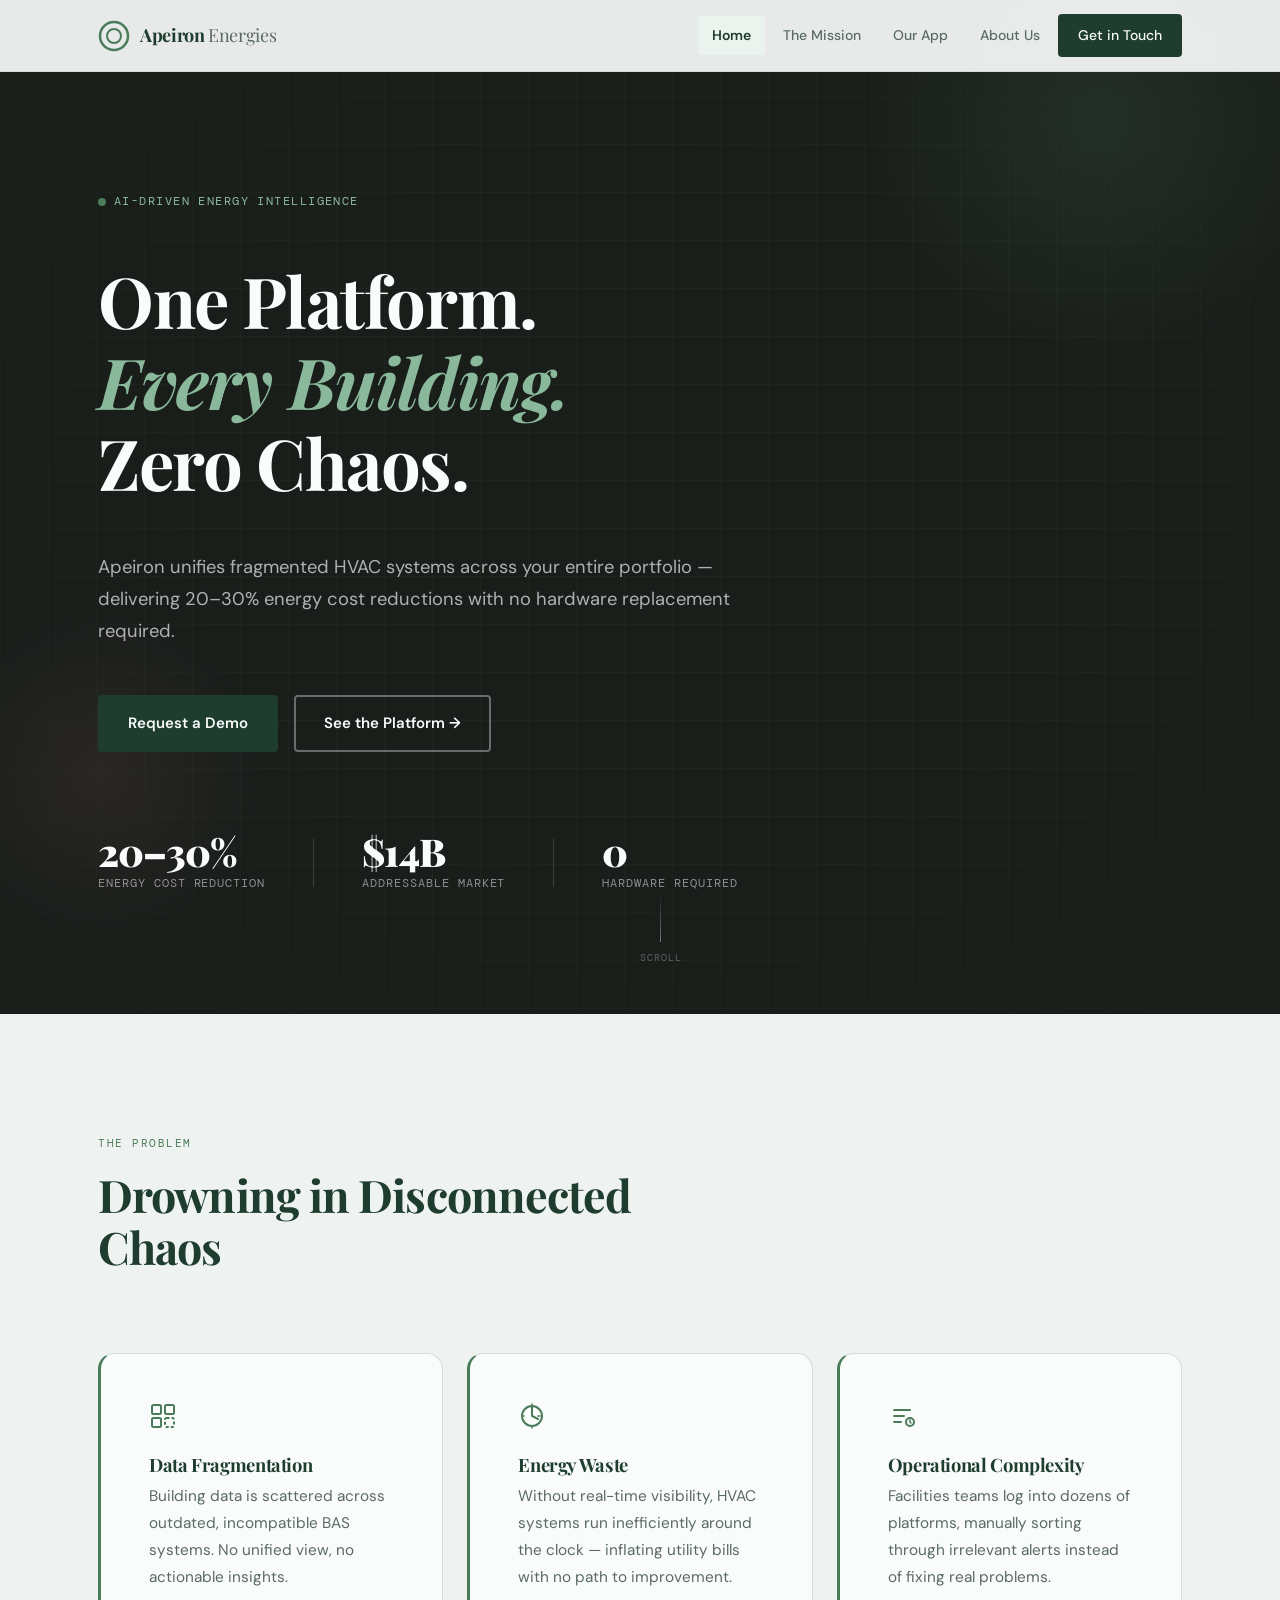
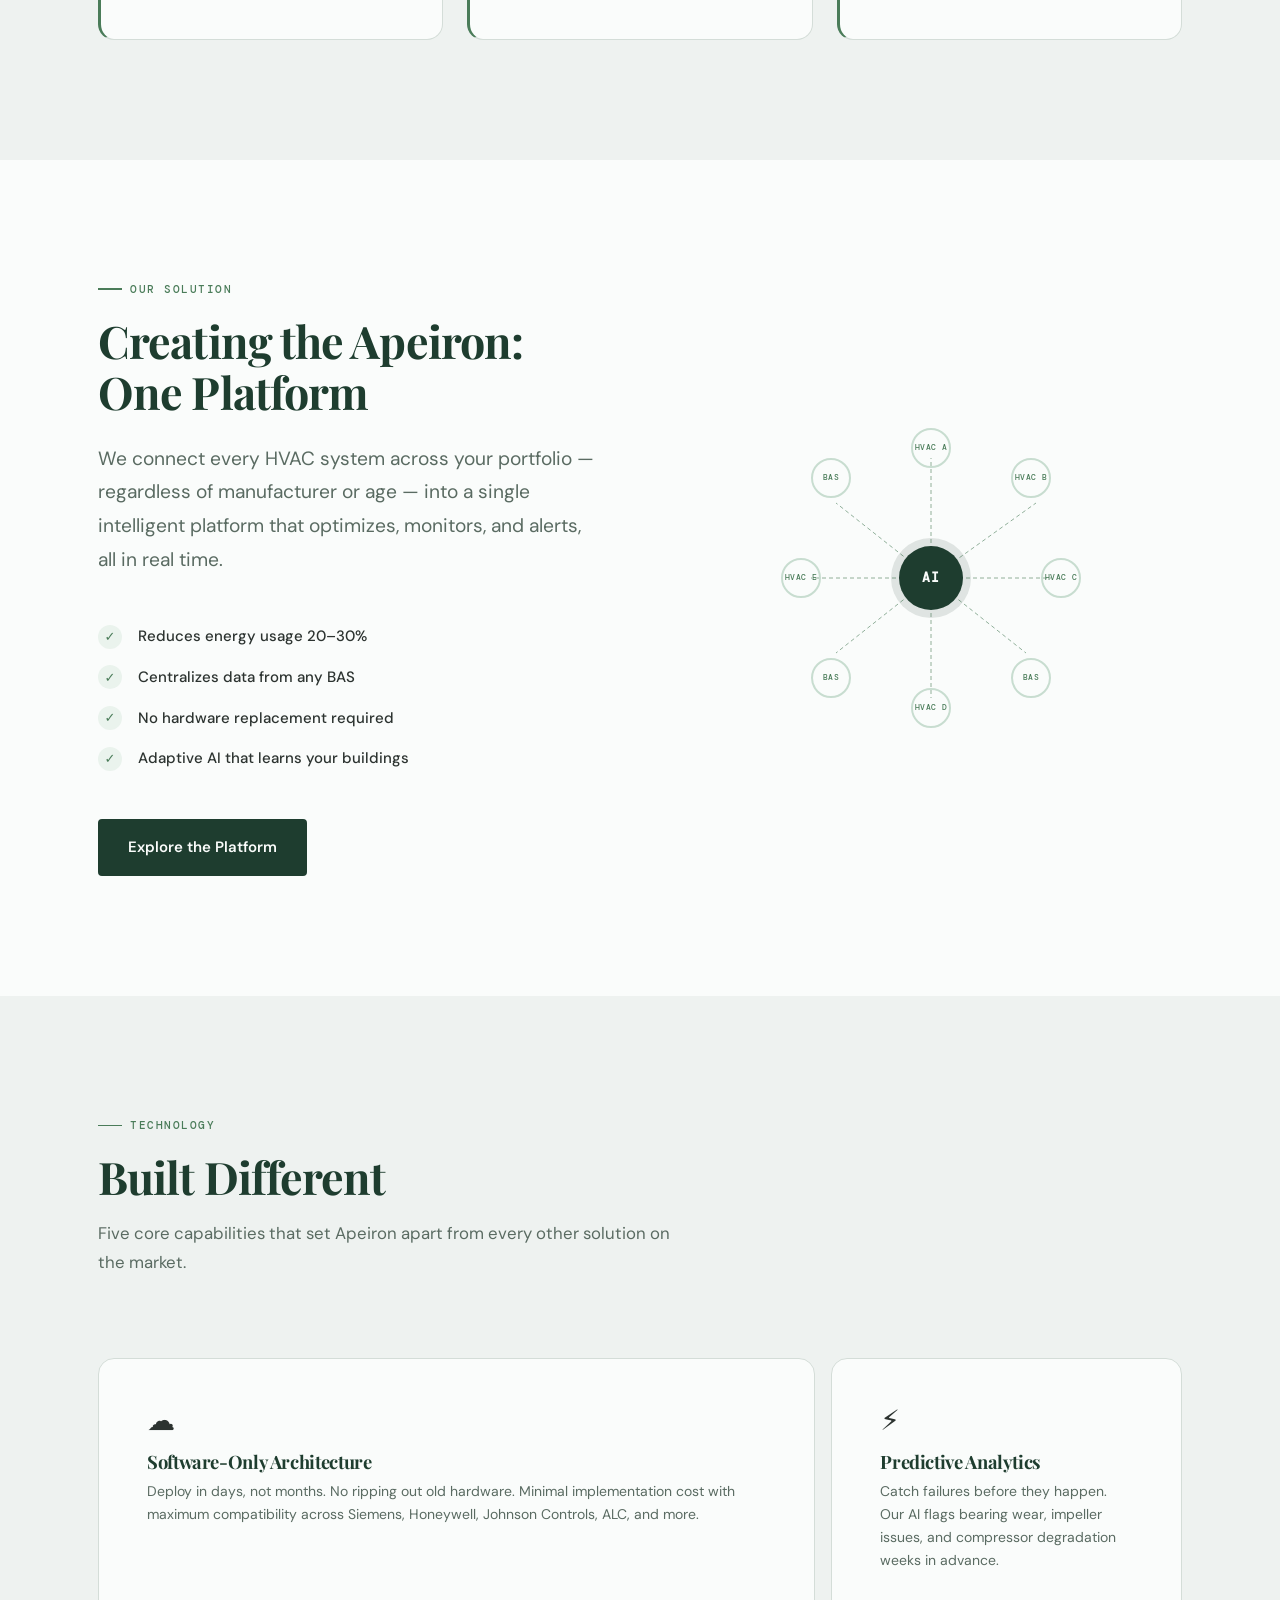
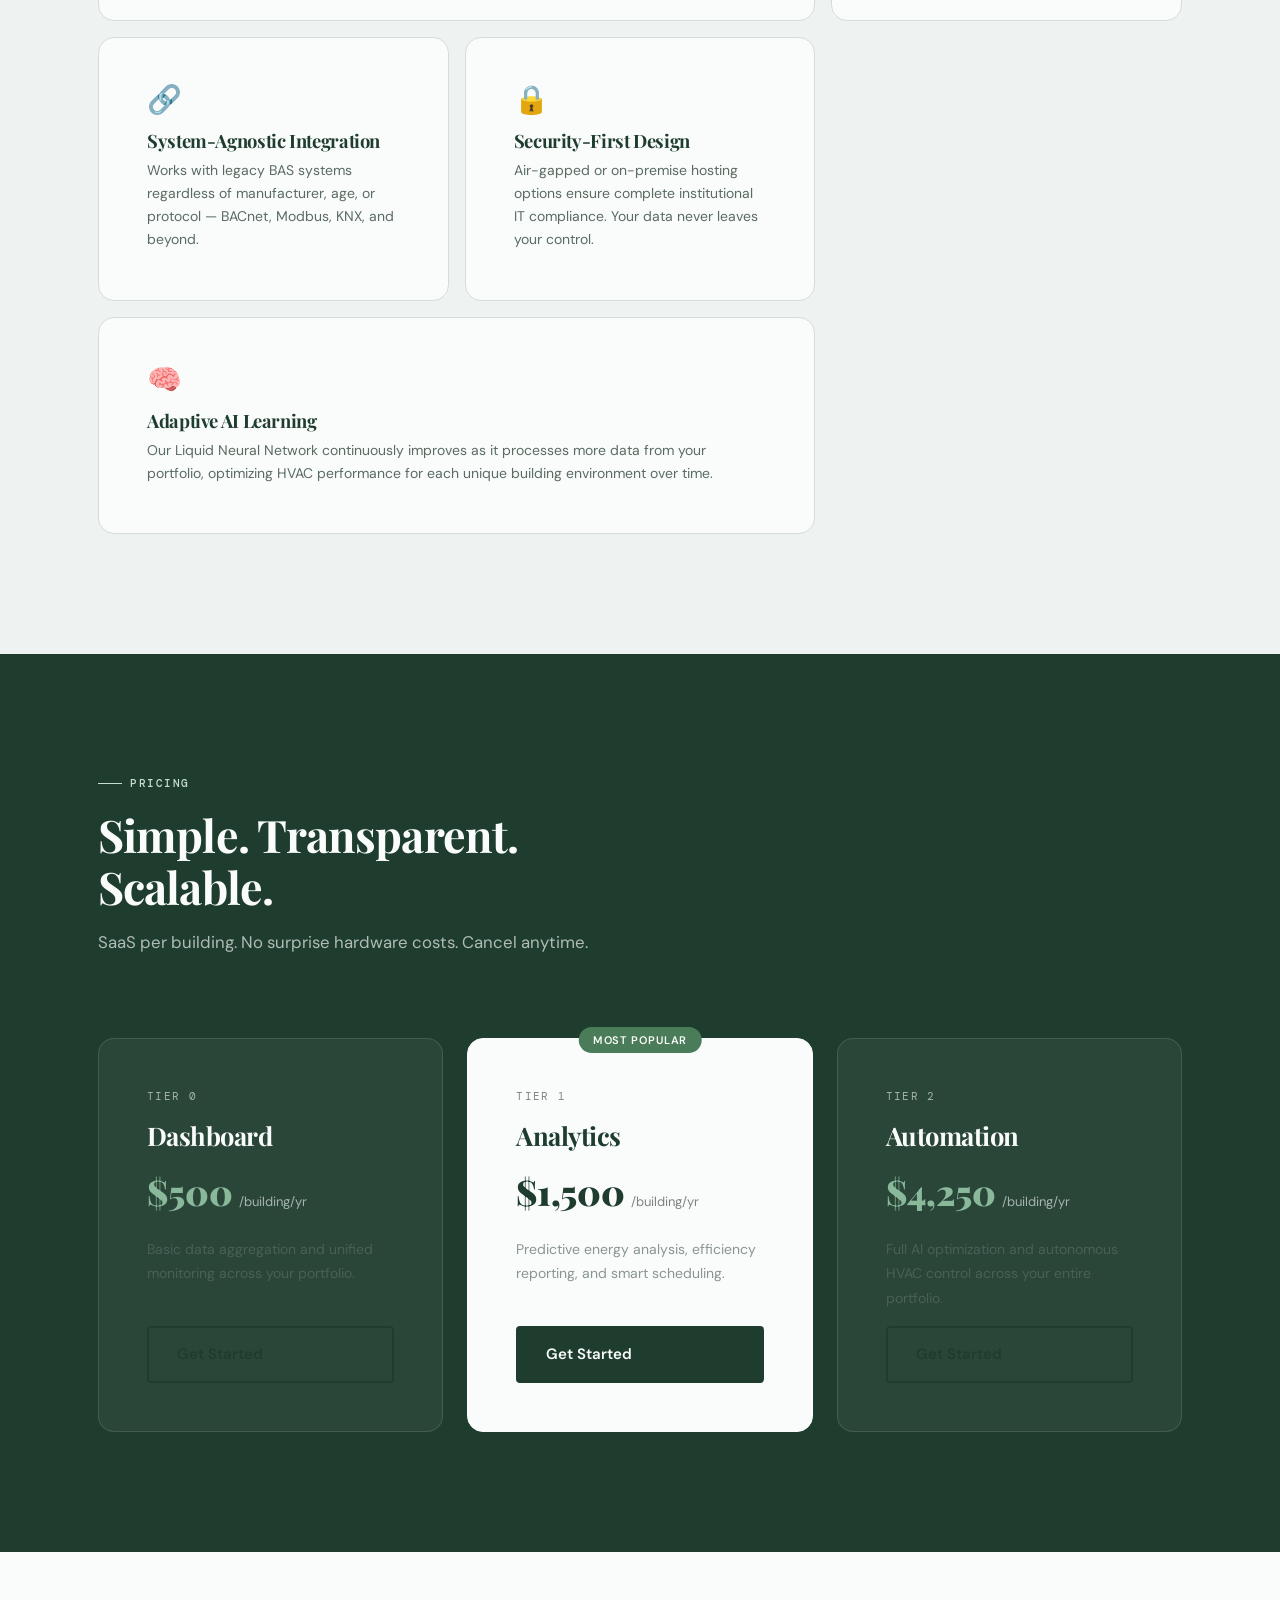
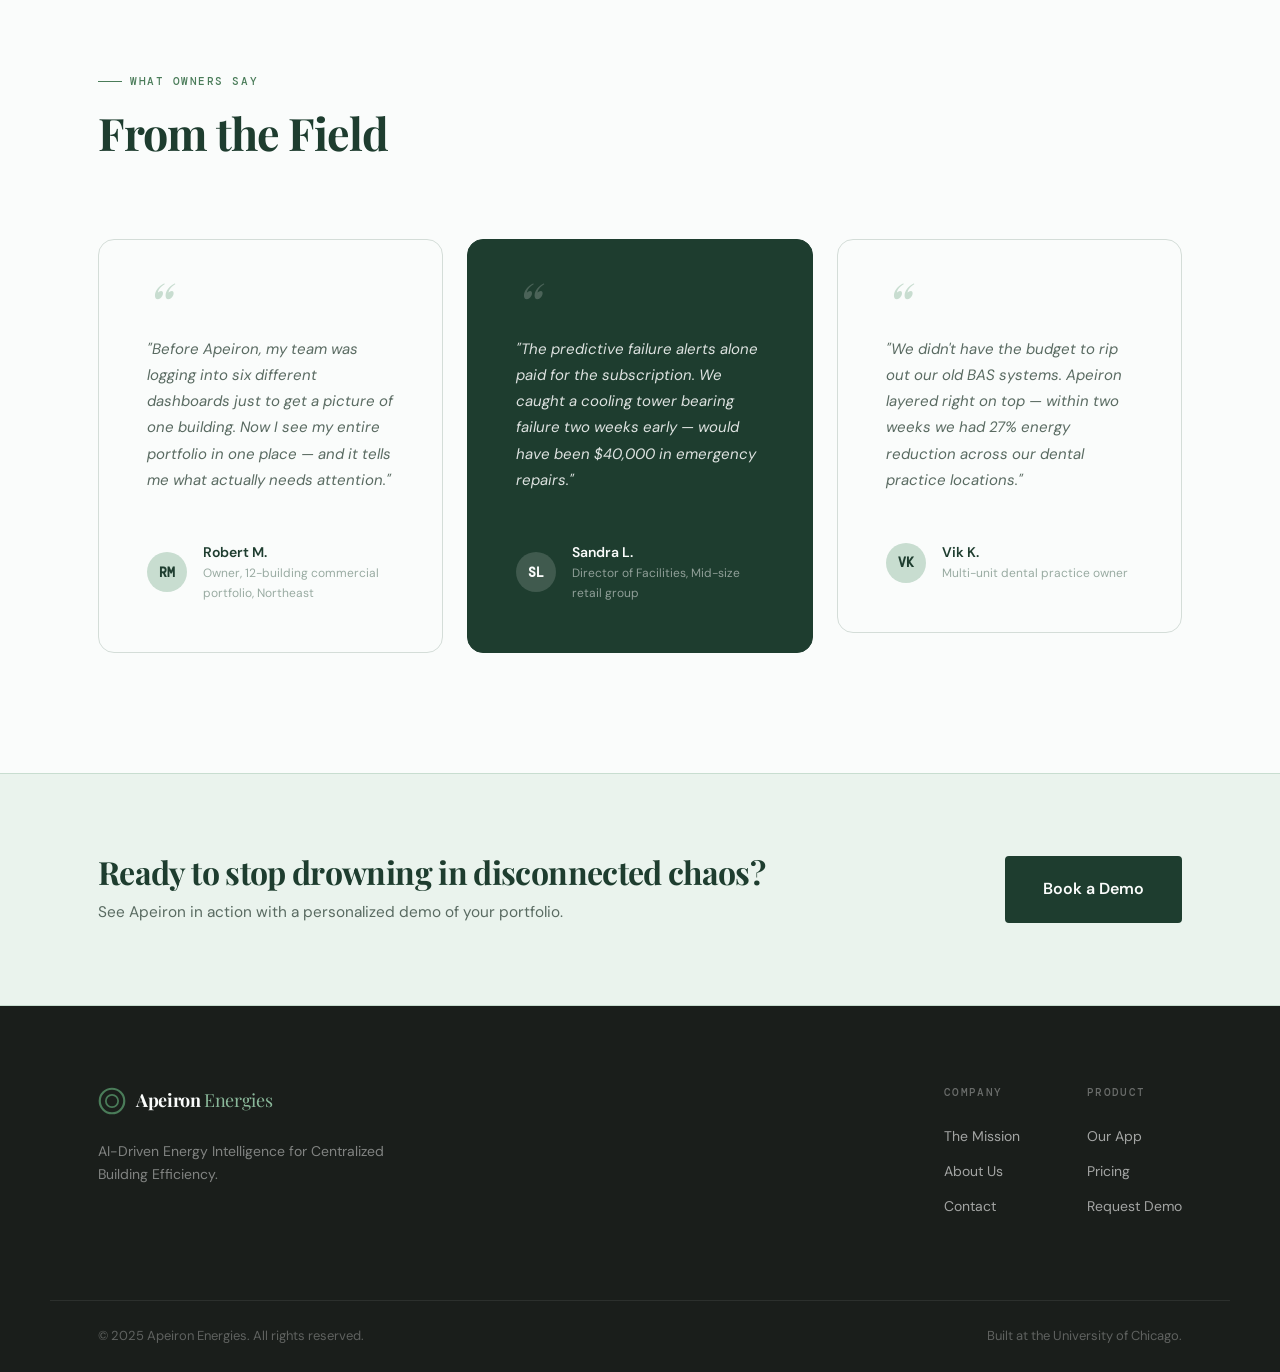
<file: index.html>
<!DOCTYPE html>
<html lang="en">
<head>
  <meta charset="UTF-8" />
  <meta name="viewport" content="width=device-width, initial-scale=1.0" />
  <title>Apeiron Energies — AI-Driven Building Efficiency</title>
  <meta name="description" content="Apeiron Energies unifies disconnected HVAC systems across your entire portfolio with AI-driven intelligence. Cut energy costs 20–30%. No hardware required." />
  <link rel="preconnect" href="https://fonts.googleapis.com" />
  <link rel="preconnect" href="https://fonts.gstatic.com" crossorigin />
  <link href="https://fonts.googleapis.com/css2?family=Playfair+Display:ital,wght@0,700;0,900;1,700&family=DM+Sans:wght@300;400;500;600&family=DM+Mono:wght@400;500&display=swap" rel="stylesheet" />
  <link rel="stylesheet" href="styles.css" />
  <link rel="icon" type="image/png" href="/favicon-96x96.png" sizes="96x96" />
<link rel="icon" type="image/svg+xml" href="/favicon.svg" />
<link rel="shortcut icon" href="/favicon.ico" />
<link rel="apple-touch-icon" sizes="180x180" href="/apple-touch-icon.png" />
<link rel="manifest" href="/site.webmanifest" />
</head>
<body>

  <!-- ===== SKIP LINK ===== -->
  <a href="#main-content" class="skip-link">Skip to main content</a>

  <!-- ===== NAVBAR ===== -->
  <header class="navbar" role="banner">
    <div class="nav-inner">
      <a href="index.html" class="logo" aria-label="Apeiron Energies home">
        <span class="logo-mark" aria-hidden="true">
          <svg width="32" height="32" viewBox="0 0 32 32" fill="none" xmlns="http://www.w3.org/2000/svg">
            <circle cx="16" cy="16" r="14" stroke="currentColor" stroke-width="2.5"/>
            <circle cx="16" cy="16" r="7" stroke="currentColor" stroke-width="2"/>
          </svg>
        </span>
        <span class="logo-text">Apeiron <span class="logo-sub">Energies</span></span>
      </a>

      <button class="nav-toggle" aria-label="Toggle navigation menu" aria-expanded="false" aria-controls="nav-menu">
        <span class="hamburger-bar"></span>
        <span class="hamburger-bar"></span>
        <span class="hamburger-bar"></span>
      </button>

      <nav id="nav-menu" class="nav-links" role="navigation" aria-label="Primary navigation">
        <a href="index.html" class="nav-link active" aria-current="page">Home</a>
        <a href="mission.html" class="nav-link">The Mission</a>
        <a href="app.html" class="nav-link">Our App</a>
        <a href="about.html" class="nav-link">About Us</a>
        <a href="contact.html" class="nav-link nav-cta">Get in Touch</a>
      </nav>
    </div>
  </header>

  <!-- ===== MAIN ===== -->
  <main id="main-content">

    <!-- HERO -->
    <section class="hero" aria-labelledby="hero-heading">
      <div class="hero-bg-grid" aria-hidden="true"></div>
      <div class="hero-orb hero-orb--1" aria-hidden="true"></div>
      <div class="hero-orb hero-orb--2" aria-hidden="true"></div>

      <div class="container hero-content">
        <div class="hero-label">
          <span class="label-dot" aria-hidden="true"></span>
          AI-Driven Energy Intelligence
        </div>
        <h1 id="hero-heading" class="hero-heading">
          One Platform.<br/>
          <em>Every Building.</em><br/>
          Zero Chaos.
        </h1>
        <p class="hero-sub">
          Apeiron unifies fragmented HVAC systems across your entire portfolio — delivering 20–30% energy cost reductions with no hardware replacement required.
        </p>
        <div class="hero-actions">
          <a href="contact.html" class="btn btn--primary">Request a Demo</a>
          <a href="app.html" class="btn btn--ghost">See the Platform →</a>
        </div>
        <div class="hero-stats" role="list">
          <div class="stat" role="listitem">
            <span class="stat-num">20–30%</span>
            <span class="stat-label">Energy cost reduction</span>
          </div>
          <div class="stat-divider" aria-hidden="true"></div>
          <div class="stat" role="listitem">
            <span class="stat-num">$14B</span>
            <span class="stat-label">Addressable market</span>
          </div>
          <div class="stat-divider" aria-hidden="true"></div>
          <div class="stat" role="listitem">
            <span class="stat-num">0</span>
            <span class="stat-label">Hardware required</span>
          </div>
        </div>
      </div>

      <div class="hero-scroll-indicator" aria-hidden="true">
        <span class="scroll-line"></span>
        <span class="scroll-text">Scroll</span>
      </div>
    </section>

    <!-- PROBLEM STRIP -->
    <section class="problem-strip" aria-labelledby="problem-heading">
      <div class="container">
        <p class="problem-eyebrow" id="problem-heading">The Problem</p>
        <h2 class="problem-title">Drowning in Disconnected Chaos</h2>
        <div class="problem-grid">
          <article class="problem-card">
            <div class="problem-icon" aria-hidden="true">
              <svg width="28" height="28" viewBox="0 0 28 28" fill="none"><rect x="3" y="3" width="9" height="9" rx="1.5" stroke="currentColor" stroke-width="2"/><rect x="16" y="3" width="9" height="9" rx="1.5" stroke="currentColor" stroke-width="2"/><rect x="3" y="16" width="9" height="9" rx="1.5" stroke="currentColor" stroke-width="2"/><rect x="16" y="16" width="9" height="9" rx="1.5" stroke="currentColor" stroke-width="2" stroke-dasharray="3 2"/></svg>
            </div>
            <h3>Data Fragmentation</h3>
            <p>Building data is scattered across outdated, incompatible BAS systems. No unified view, no actionable insights.</p>
          </article>
          <article class="problem-card">
            <div class="problem-icon" aria-hidden="true">
              <svg width="28" height="28" viewBox="0 0 28 28" fill="none"><path d="M14 4v10l6 3" stroke="currentColor" stroke-width="2" stroke-linecap="round"/><circle cx="14" cy="14" r="10" stroke="currentColor" stroke-width="2"/><path d="M4 14h4M20 14h4M14 4V1M14 24v3" stroke="currentColor" stroke-width="1.5" stroke-linecap="round" stroke-dasharray="2 2"/></svg>
            </div>
            <h3>Energy Waste</h3>
            <p>Without real-time visibility, HVAC systems run inefficiently around the clock — inflating utility bills with no path to improvement.</p>
          </article>
          <article class="problem-card">
            <div class="problem-icon" aria-hidden="true">
              <svg width="28" height="28" viewBox="0 0 28 28" fill="none"><path d="M6 8h16M6 14h10M6 20h7" stroke="currentColor" stroke-width="2" stroke-linecap="round"/><circle cx="22" cy="20" r="4" stroke="currentColor" stroke-width="2"/><path d="M22 18v2l1 1" stroke="currentColor" stroke-width="1.5" stroke-linecap="round"/></svg>
            </div>
            <h3>Operational Complexity</h3>
            <p>Facilities teams log into dozens of platforms, manually sorting through irrelevant alerts instead of fixing real problems.</p>
          </article>
        </div>
      </div>
    </section>

    <!-- SOLUTION -->
    <section class="solution" aria-labelledby="solution-heading">
      <div class="container solution-inner">
        <div class="solution-copy">
          <p class="eyebrow">Our Solution</p>
          <h2 id="solution-heading">Creating the Apeiron:<br/>One Platform</h2>
          <p class="body-lg">We connect every HVAC system across your portfolio — regardless of manufacturer or age — into a single intelligent platform that optimizes, monitors, and alerts, all in real time.</p>
          <ul class="solution-list" role="list">
            <li><span class="check" aria-hidden="true">✓</span> Reduces energy usage 20–30%</li>
            <li><span class="check" aria-hidden="true">✓</span> Centralizes data from any BAS</li>
            <li><span class="check" aria-hidden="true">✓</span> No hardware replacement required</li>
            <li><span class="check" aria-hidden="true">✓</span> Adaptive AI that learns your buildings</li>
          </ul>
          <a href="app.html" class="btn btn--primary">Explore the Platform</a>
        </div>
        <div class="solution-visual" aria-hidden="true">
          <div class="node-diagram">
            <div class="node node--center">AI</div>
            <div class="node node--orbit node--n">HVAC A</div>
            <div class="node node--orbit node--ne">HVAC B</div>
            <div class="node node--orbit node--e">HVAC C</div>
            <div class="node node--orbit node--se">BAS</div>
            <div class="node node--orbit node--s">HVAC D</div>
            <div class="node node--orbit node--sw">BAS</div>
            <div class="node node--orbit node--w">HVAC E</div>
            <div class="node node--orbit node--nw">BAS</div>
            <svg class="node-lines" viewBox="0 0 300 300" xmlns="http://www.w3.org/2000/svg">
              <line x1="150" y1="150" x2="150" y2="30" stroke="#4a7c59" stroke-width="1" stroke-dasharray="4 3" opacity="0.6"/>
              <line x1="150" y1="150" x2="255" y2="75" stroke="#4a7c59" stroke-width="1" stroke-dasharray="4 3" opacity="0.6"/>
              <line x1="150" y1="150" x2="270" y2="150" stroke="#4a7c59" stroke-width="1" stroke-dasharray="4 3" opacity="0.6"/>
              <line x1="150" y1="150" x2="245" y2="225" stroke="#4a7c59" stroke-width="1" stroke-dasharray="4 3" opacity="0.6"/>
              <line x1="150" y1="150" x2="150" y2="270" stroke="#4a7c59" stroke-width="1" stroke-dasharray="4 3" opacity="0.6"/>
              <line x1="150" y1="150" x2="55" y2="225" stroke="#4a7c59" stroke-width="1" stroke-dasharray="4 3" opacity="0.6"/>
              <line x1="150" y1="150" x2="30" y2="150" stroke="#4a7c59" stroke-width="1" stroke-dasharray="4 3" opacity="0.6"/>
              <line x1="150" y1="150" x2="55" y2="75" stroke="#4a7c59" stroke-width="1" stroke-dasharray="4 3" opacity="0.6"/>
            </svg>
          </div>
        </div>
      </div>
    </section>

    <!-- FEATURES -->
    <section class="features" aria-labelledby="features-heading">
      <div class="container">
        <div class="section-header">
          <p class="eyebrow">Technology</p>
          <h2 id="features-heading">Built Different</h2>
          <p class="section-sub">Five core capabilities that set Apeiron apart from every other solution on the market.</p>
        </div>
        <div class="features-grid">
          <article class="feature-card feature-card--wide">
            <div class="feature-icon" aria-hidden="true">☁</div>
            <h3>Software-Only Architecture</h3>
            <p>Deploy in days, not months. No ripping out old hardware. Minimal implementation cost with maximum compatibility across Siemens, Honeywell, Johnson Controls, ALC, and more.</p>
          </article>
          <article class="feature-card">
            <div class="feature-icon" aria-hidden="true">⚡</div>
            <h3>Predictive Analytics</h3>
            <p>Catch failures before they happen. Our AI flags bearing wear, impeller issues, and compressor degradation weeks in advance.</p>
          </article>
          <article class="feature-card">
            <div class="feature-icon" aria-hidden="true">🔗</div>
            <h3>System-Agnostic Integration</h3>
            <p>Works with legacy BAS systems regardless of manufacturer, age, or protocol — BACnet, Modbus, KNX, and beyond.</p>
          </article>
          <article class="feature-card">
            <div class="feature-icon" aria-hidden="true">🔒</div>
            <h3>Security-First Design</h3>
            <p>Air-gapped or on-premise hosting options ensure complete institutional IT compliance. Your data never leaves your control.</p>
          </article>
          <article class="feature-card feature-card--wide">
            <div class="feature-icon" aria-hidden="true">🧠</div>
            <h3>Adaptive AI Learning</h3>
            <p>Our Liquid Neural Network continuously improves as it processes more data from your portfolio, optimizing HVAC performance for each unique building environment over time.</p>
          </article>
        </div>
      </div>
    </section>

    <!-- PRICING SNAPSHOT -->
    <section class="pricing" aria-labelledby="pricing-heading">
      <div class="container">
        <div class="section-header section-header--light">
          <p class="eyebrow eyebrow--light">Pricing</p>
          <h2 id="pricing-heading">Simple. Transparent. Scalable.</h2>
          <p class="section-sub">SaaS per building. No surprise hardware costs. Cancel anytime.</p>
        </div>
        <div class="pricing-grid">
          <article class="pricing-card">
            <div class="pricing-tier">Tier 0</div>
            <h3 class="pricing-name">Dashboard</h3>
            <div class="pricing-price">
              <span class="price-amount">$500</span>
              <span class="price-unit">/building/yr</span>
            </div>
            <p class="pricing-desc">Basic data aggregation and unified monitoring across your portfolio.</p>
            <a href="contact.html" class="btn btn--outline-dark">Get Started</a>
          </article>
          <article class="pricing-card pricing-card--featured" aria-label="Most popular plan">
            <div class="pricing-badge">Most Popular</div>
            <div class="pricing-tier">Tier 1</div>
            <h3 class="pricing-name">Analytics</h3>
            <div class="pricing-price">
              <span class="price-amount">$1,500</span>
              <span class="price-unit">/building/yr</span>
            </div>
            <p class="pricing-desc">Predictive energy analysis, efficiency reporting, and smart scheduling.</p>
            <a href="contact.html" class="btn btn--primary">Get Started</a>
          </article>
          <article class="pricing-card">
            <div class="pricing-tier">Tier 2</div>
            <h3 class="pricing-name">Automation</h3>
            <div class="pricing-price">
              <span class="price-amount">$4,250</span>
              <span class="price-unit">/building/yr</span>
            </div>
            <p class="pricing-desc">Full AI optimization and autonomous HVAC control across your entire portfolio.</p>
            <a href="contact.html" class="btn btn--outline-dark">Get Started</a>
          </article>
        </div>
      </div>
    </section>

    <!-- TESTIMONIALS -->
    <section class="testimonials" aria-labelledby="testimonials-heading">
      <div class="container">
        <div class="section-header">
          <p class="eyebrow">What Owners Say</p>
          <h2 id="testimonials-heading">From the Field</h2>
        </div>
        <div class="testimonials-grid">
          <blockquote class="testimonial-card">
            <p class="testimonial-text">"Before Apeiron, my team was logging into six different dashboards just to get a picture of one building. Now I see my entire portfolio in one place — and it tells me what actually needs attention."</p>
            <footer class="testimonial-footer">
              <div class="testimonial-avatar" aria-hidden="true">RM</div>
              <div>
                <cite class="testimonial-name">Robert M.</cite>
                <span class="testimonial-role">Owner, 12-building commercial portfolio, Northeast</span>
              </div>
            </footer>
          </blockquote>
          <blockquote class="testimonial-card testimonial-card--accent">
            <p class="testimonial-text">"The predictive failure alerts alone paid for the subscription. We caught a cooling tower bearing failure two weeks early — would have been $40,000 in emergency repairs."</p>
            <footer class="testimonial-footer">
              <div class="testimonial-avatar" aria-hidden="true">SL</div>
              <div>
                <cite class="testimonial-name">Sandra L.</cite>
                <span class="testimonial-role">Director of Facilities, Mid-size retail group</span>
              </div>
            </footer>
          </blockquote>
          <blockquote class="testimonial-card">
            <p class="testimonial-text">"We didn't have the budget to rip out our old BAS systems. Apeiron layered right on top — within two weeks we had 27% energy reduction across our dental practice locations."</p>
            <footer class="testimonial-footer">
              <div class="testimonial-avatar" aria-hidden="true">VK</div>
              <div>
                <cite class="testimonial-name">Vik K.</cite>
                <span class="testimonial-role">Multi-unit dental practice owner</span>
              </div>
            </footer>
          </blockquote>
        </div>
      </div>
    </section>

    <!-- CTA BAND -->
    <section class="cta-band" aria-labelledby="cta-heading">
      <div class="container cta-inner">
        <div>
          <h2 id="cta-heading">Ready to stop drowning in disconnected chaos?</h2>
          <p>See Apeiron in action with a personalized demo of your portfolio.</p>
        </div>
        <a href="contact.html" class="btn btn--primary btn--lg">Book a Demo</a>
      </div>
    </section>

  </main>

  <!-- ===== FOOTER ===== -->
  <footer class="footer" role="contentinfo">
    <div class="container footer-inner">
      <div class="footer-brand">
        <a href="index.html" class="logo logo--footer" aria-label="Apeiron Energies home">
          <span class="logo-mark" aria-hidden="true">
            <svg width="28" height="28" viewBox="0 0 32 32" fill="none"><circle cx="16" cy="16" r="14" stroke="currentColor" stroke-width="2.5"/><circle cx="16" cy="16" r="7" stroke="currentColor" stroke-width="2"/></svg>
          </span>
          <span class="logo-text">Apeiron <span class="logo-sub">Energies</span></span>
        </a>
        <p class="footer-tagline">AI-Driven Energy Intelligence for Centralized Building Efficiency.</p>
      </div>
      <nav class="footer-nav" aria-label="Footer navigation">
        <div class="footer-nav-col">
          <h3 class="footer-nav-heading">Company</h3>
          <a href="mission.html">The Mission</a>
          <a href="about.html">About Us</a>
          <a href="contact.html">Contact</a>
        </div>
        <div class="footer-nav-col">
          <h3 class="footer-nav-heading">Product</h3>
          <a href="app.html">Our App</a>
          <a href="app.html#pricing">Pricing</a>
          <a href="contact.html">Request Demo</a>
        </div>
      </nav>
    </div>
    <div class="footer-bottom">
      <div class="container">
        <p>© 2025 Apeiron Energies. All rights reserved.</p>
        <p>Built at the University of Chicago.</p>
      </div>
    </div>
  </footer>

  <script src="main.js"></script>
</body>
</html>
</file>
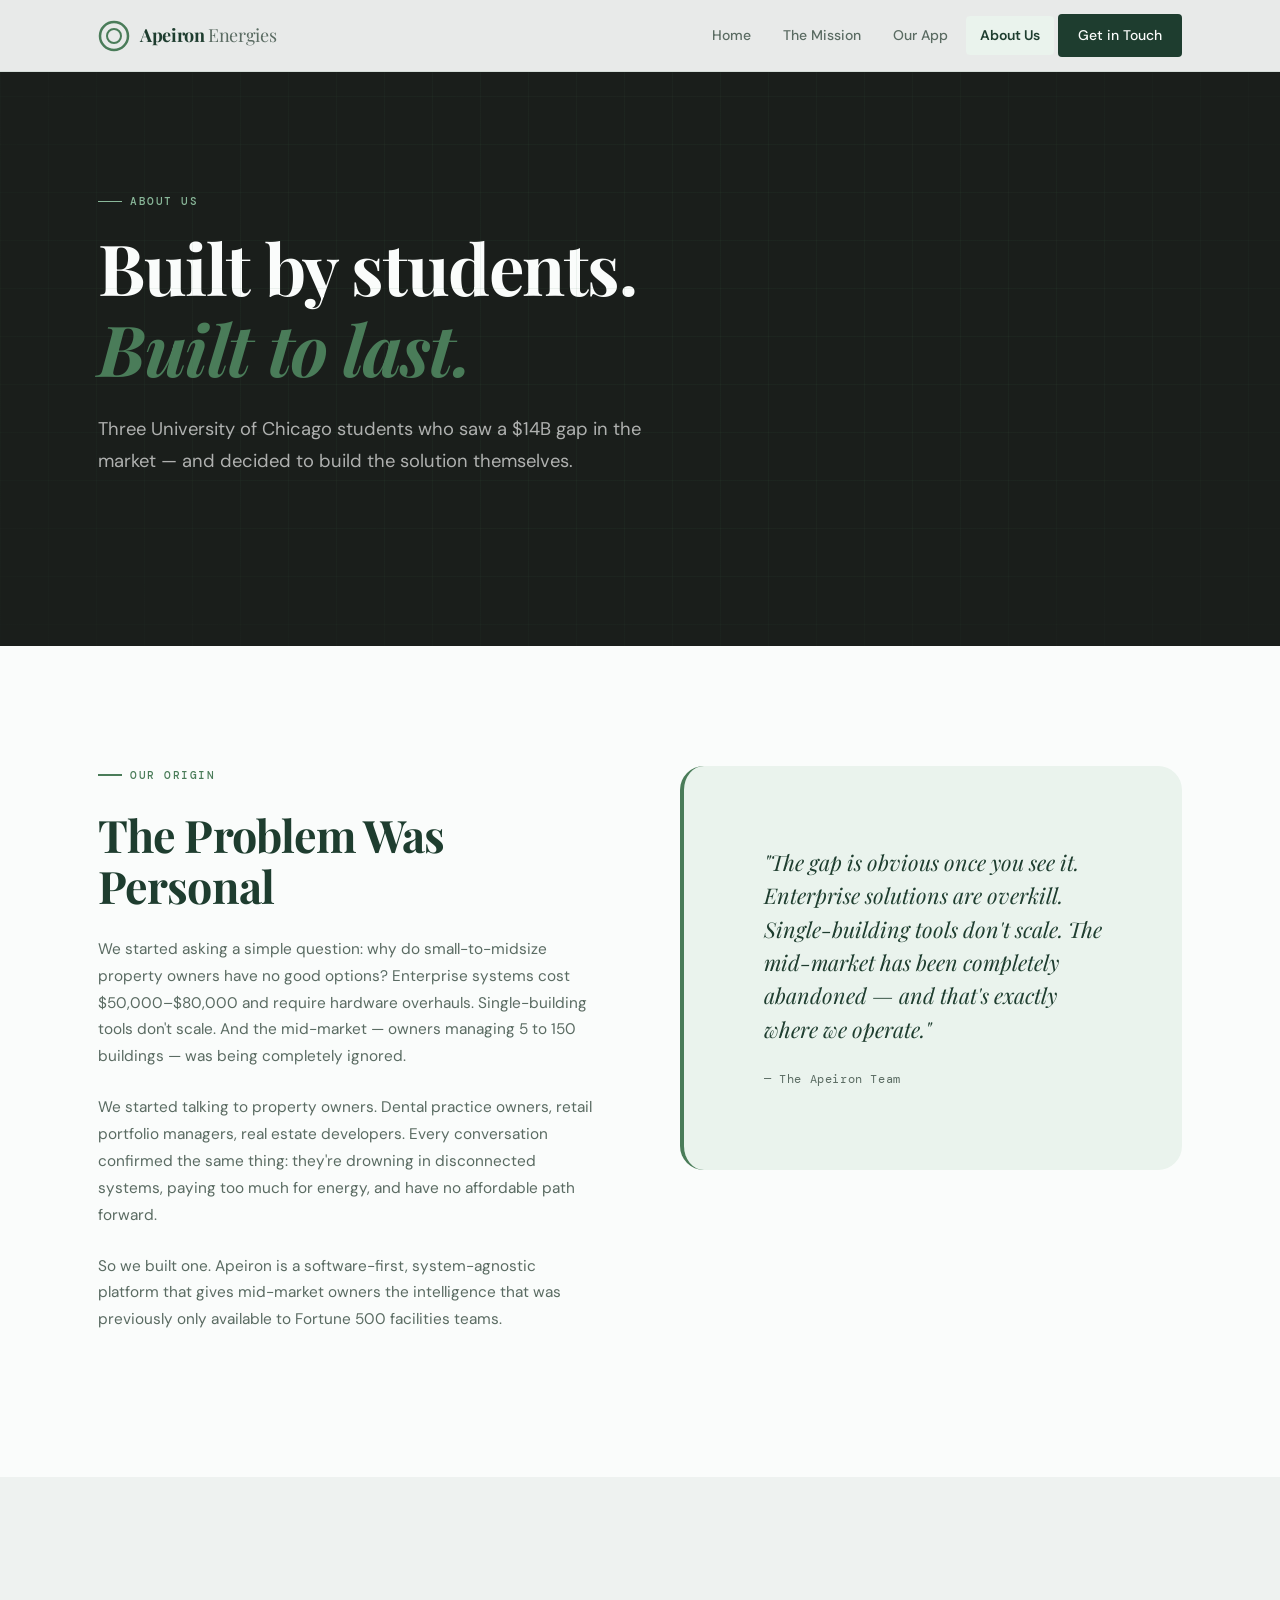
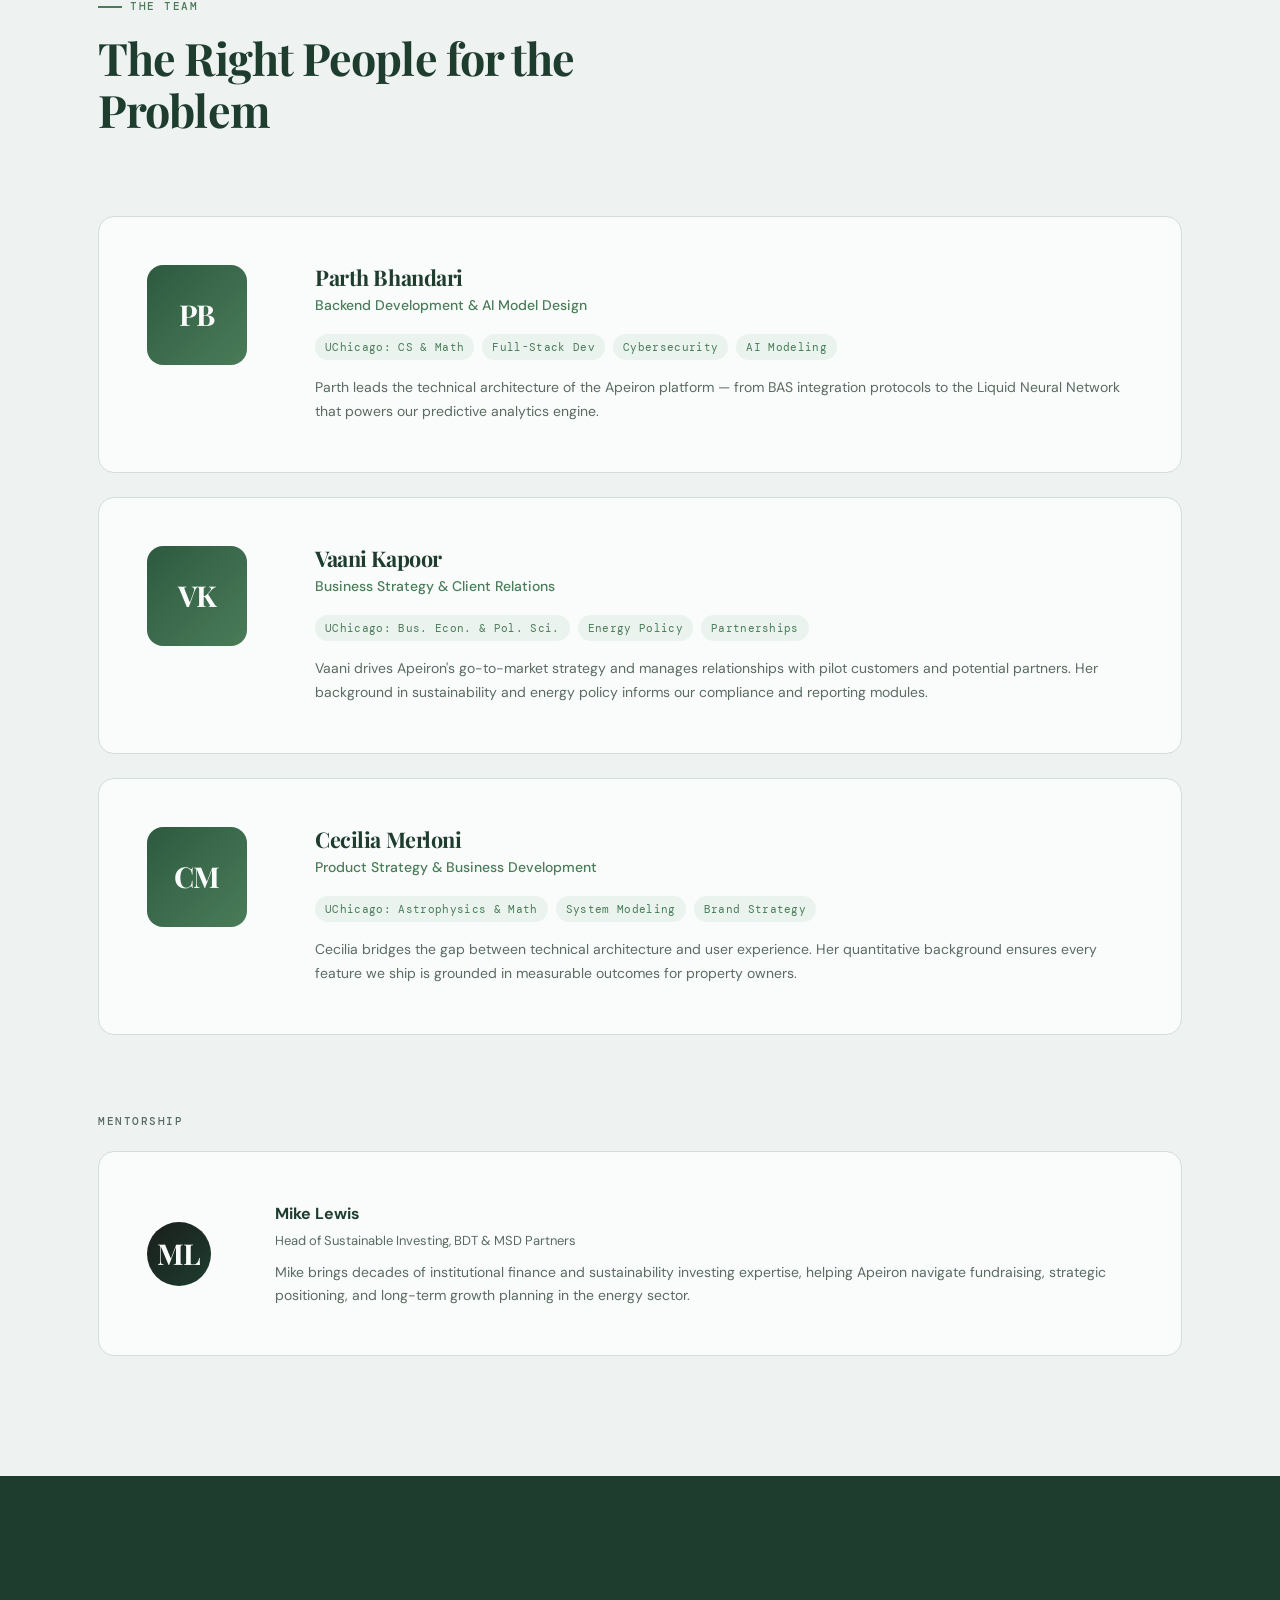
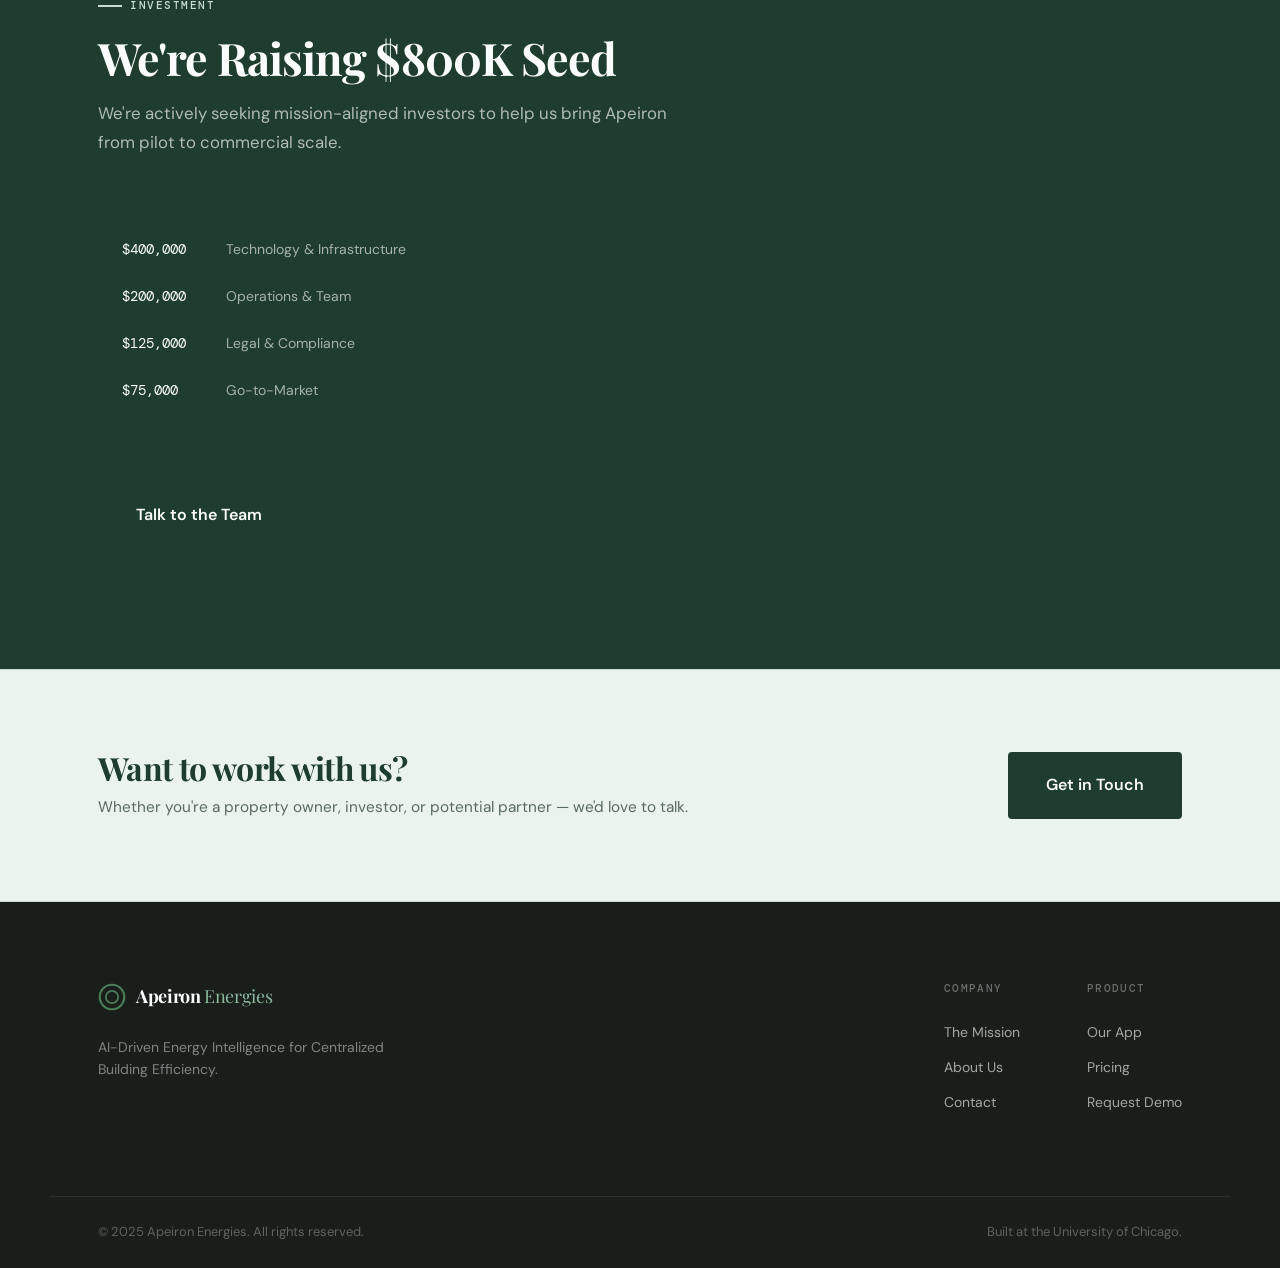
<file: about.html>
<!DOCTYPE html>
<html lang="en">
<head>
  <meta charset="UTF-8" />
  <meta name="viewport" content="width=device-width, initial-scale=1.0" />
  <title>About Us — Apeiron Energies</title>
  <meta name="description" content="Meet the University of Chicago team behind Apeiron Energies — building the future of intelligent building management for the mid-market." />
  <link rel="preconnect" href="https://fonts.googleapis.com" />
  <link rel="preconnect" href="https://fonts.gstatic.com" crossorigin />
  <link href="https://fonts.googleapis.com/css2?family=Playfair+Display:ital,wght@0,700;0,900;1,700&family=DM+Sans:wght@300;400;500;600&family=DM+Mono:wght@400;500&display=swap" rel="stylesheet" />
  <link rel="stylesheet" href="styles.css" />
</head>
<body>

  <a href="#main-content" class="skip-link">Skip to main content</a>

  <header class="navbar" role="banner">
    <div class="nav-inner">
      <a href="index.html" class="logo" aria-label="Apeiron Energies home">
        <span class="logo-mark" aria-hidden="true"><svg width="32" height="32" viewBox="0 0 32 32" fill="none"><circle cx="16" cy="16" r="14" stroke="currentColor" stroke-width="2.5"/><circle cx="16" cy="16" r="7" stroke="currentColor" stroke-width="2"/></svg></span>
        <span class="logo-text">Apeiron <span class="logo-sub">Energies</span></span>
      </a>
      <button class="nav-toggle" aria-label="Toggle navigation menu" aria-expanded="false" aria-controls="nav-menu">
        <span class="hamburger-bar"></span><span class="hamburger-bar"></span><span class="hamburger-bar"></span>
      </button>
      <nav id="nav-menu" class="nav-links" role="navigation" aria-label="Primary navigation">
        <a href="index.html" class="nav-link">Home</a>
        <a href="mission.html" class="nav-link">The Mission</a>
        <a href="app.html" class="nav-link">Our App</a>
        <a href="about.html" class="nav-link active" aria-current="page">About Us</a>
        <a href="contact.html" class="nav-link nav-cta">Get in Touch</a>
      </nav>
    </div>
  </header>

  <main id="main-content">

    <!-- PAGE HERO -->
    <section class="page-hero" aria-labelledby="about-hero-heading">
      <div class="hero-bg-grid" aria-hidden="true"></div>
      <div class="container">
        <p class="eyebrow">About Us</p>
        <h1 id="about-hero-heading">Built by students.<br/><em>Built to last.</em></h1>
        <p class="hero-sub hero-sub--narrow">Three University of Chicago students who saw a $14B gap in the market — and decided to build the solution themselves.</p>
      </div>
    </section>

    <!-- ORIGIN STORY -->
    <section class="origin" aria-labelledby="origin-heading">
      <div class="container origin-inner">
        <div class="origin-copy">
          <p class="eyebrow">Our Origin</p>
          <h2 id="origin-heading">The Problem Was Personal</h2>
          <p>We started asking a simple question: why do small-to-midsize property owners have no good options? Enterprise systems cost $50,000–$80,000 and require hardware overhauls. Single-building tools don't scale. And the mid-market — owners managing 5 to 150 buildings — was being completely ignored.</p>
          <p>We started talking to property owners. Dental practice owners, retail portfolio managers, real estate developers. Every conversation confirmed the same thing: they're drowning in disconnected systems, paying too much for energy, and have no affordable path forward.</p>
          <p>So we built one. Apeiron is a software-first, system-agnostic platform that gives mid-market owners the intelligence that was previously only available to Fortune 500 facilities teams.</p>
        </div>
        <div class="origin-quote" aria-hidden="false">
          <blockquote>
            <p>"The gap is obvious once you see it. Enterprise solutions are overkill. Single-building tools don't scale. The mid-market has been completely abandoned — and that's exactly where we operate."</p>
            <footer>— The Apeiron Team</footer>
          </blockquote>
        </div>
      </div>
    </section>

    <!-- TEAM -->
    <section class="team" aria-labelledby="team-heading">
      <div class="container">
        <div class="section-header">
          <p class="eyebrow">The Team</p>
          <h2 id="team-heading">The Right People for the Problem</h2>
        </div>
        <div class="team-grid">
          <article class="team-card">
            <div class="team-avatar" aria-label="Parth Bhandari">
              <span class="avatar-initials" aria-hidden="true">PB</span>
            </div>
            <div class="team-info">
              <h3 class="team-name">Parth Bhandari</h3>
              <p class="team-role">Backend Development & AI Model Design</p>
              <div class="team-tags" aria-label="Expertise areas">
                <span class="tag">UChicago: CS & Math</span>
                <span class="tag">Full-Stack Dev</span>
                <span class="tag">Cybersecurity</span>
                <span class="tag">AI Modeling</span>
              </div>
              <p class="team-bio">Parth leads the technical architecture of the Apeiron platform — from BAS integration protocols to the Liquid Neural Network that powers our predictive analytics engine.</p>
            </div>
          </article>
          <article class="team-card">
            <div class="team-avatar" aria-label="Vaani Kapoor">
              <span class="avatar-initials" aria-hidden="true">VK</span>
            </div>
            <div class="team-info">
              <h3 class="team-name">Vaani Kapoor</h3>
              <p class="team-role">Business Strategy & Client Relations</p>
              <div class="team-tags" aria-label="Expertise areas">
                <span class="tag">UChicago: Bus. Econ. & Pol. Sci.</span>
                <span class="tag">Energy Policy</span>
                <span class="tag">Partnerships</span>
              </div>
              <p class="team-bio">Vaani drives Apeiron's go-to-market strategy and manages relationships with pilot customers and potential partners. Her background in sustainability and energy policy informs our compliance and reporting modules.</p>
            </div>
          </article>
          <article class="team-card">
            <div class="team-avatar" aria-label="Cecilia Merloni">
              <span class="avatar-initials" aria-hidden="true">CM</span>
            </div>
            <div class="team-info">
              <h3 class="team-name">Cecilia Merloni</h3>
              <p class="team-role">Product Strategy & Business Development</p>
              <div class="team-tags" aria-label="Expertise areas">
                <span class="tag">UChicago: Astrophysics & Math</span>
                <span class="tag">System Modeling</span>
                <span class="tag">Brand Strategy</span>
              </div>
              <p class="team-bio">Cecilia bridges the gap between technical architecture and user experience. Her quantitative background ensures every feature we ship is grounded in measurable outcomes for property owners.</p>
            </div>
          </article>
        </div>

        <!-- MENTOR -->
        <div class="mentor-section" aria-labelledby="mentor-heading">
          <h3 id="mentor-heading" class="mentor-label">Mentorship</h3>
          <div class="mentor-card">
            <div class="mentor-avatar" aria-label="Mike Lewis">
              <span class="avatar-initials" aria-hidden="true">ML</span>
            </div>
            <div class="mentor-info">
              <p class="mentor-name">Mike Lewis</p>
              <p class="mentor-title">Head of Sustainable Investing, BDT & MSD Partners</p>
              <p class="mentor-bio">Mike brings decades of institutional finance and sustainability investing expertise, helping Apeiron navigate fundraising, strategic positioning, and long-term growth planning in the energy sector.</p>
            </div>
          </div>
        </div>
      </div>
    </section>

    <!-- INVESTOR CTA -->
    <section class="investor-cta" aria-labelledby="investor-heading">
      <div class="container">
        <div class="section-header section-header--light">
          <p class="eyebrow eyebrow--light">Investment</p>
          <h2 id="investor-heading">We're Raising $800K Seed</h2>
          <p class="section-sub">We're actively seeking mission-aligned investors to help us bring Apeiron from pilot to commercial scale.</p>
        </div>
        <div class="seed-breakdown" aria-label="Seed round allocation">
          <div class="seed-item">
            <div class="seed-bar" style="--pct: 50%" aria-hidden="true"></div>
            <span class="seed-amount">$400,000</span>
            <span class="seed-label">Technology & Infrastructure</span>
          </div>
          <div class="seed-item">
            <div class="seed-bar" style="--pct: 25%" aria-hidden="true"></div>
            <span class="seed-amount">$200,000</span>
            <span class="seed-label">Operations & Team</span>
          </div>
          <div class="seed-item">
            <div class="seed-bar" style="--pct: 15.6%" aria-hidden="true"></div>
            <span class="seed-amount">$125,000</span>
            <span class="seed-label">Legal & Compliance</span>
          </div>
          <div class="seed-item">
            <div class="seed-bar" style="--pct: 9.4%" aria-hidden="true"></div>
            <span class="seed-amount">$75,000</span>
            <span class="seed-label">Go-to-Market</span>
          </div>
        </div>
        <div class="investor-cta-actions">
          <a href="contact.html" class="btn btn--primary btn--lg">Talk to the Team</a>
        </div>
      </div>
    </section>

    <!-- CTA BAND -->
    <section class="cta-band" aria-labelledby="about-cta-heading">
      <div class="container cta-inner">
        <div>
          <h2 id="about-cta-heading">Want to work with us?</h2>
          <p>Whether you're a property owner, investor, or potential partner — we'd love to talk.</p>
        </div>
        <a href="contact.html" class="btn btn--primary btn--lg">Get in Touch</a>
      </div>
    </section>

  </main>

  <footer class="footer" role="contentinfo">
    <div class="container footer-inner">
      <div class="footer-brand">
        <a href="index.html" class="logo logo--footer" aria-label="Apeiron Energies home">
          <span class="logo-mark" aria-hidden="true"><svg width="28" height="28" viewBox="0 0 32 32" fill="none"><circle cx="16" cy="16" r="14" stroke="currentColor" stroke-width="2.5"/><circle cx="16" cy="16" r="7" stroke="currentColor" stroke-width="2"/></svg></span>
          <span class="logo-text">Apeiron <span class="logo-sub">Energies</span></span>
        </a>
        <p class="footer-tagline">AI-Driven Energy Intelligence for Centralized Building Efficiency.</p>
      </div>
      <nav class="footer-nav" aria-label="Footer navigation">
        <div class="footer-nav-col">
          <h3 class="footer-nav-heading">Company</h3>
          <a href="mission.html">The Mission</a><a href="about.html">About Us</a><a href="contact.html">Contact</a>
        </div>
        <div class="footer-nav-col">
          <h3 class="footer-nav-heading">Product</h3>
          <a href="app.html">Our App</a><a href="app.html#pricing">Pricing</a><a href="contact.html">Request Demo</a>
        </div>
      </nav>
    </div>
    <div class="footer-bottom"><div class="container"><p>© 2025 Apeiron Energies. All rights reserved.</p><p>Built at the University of Chicago.</p></div></div>
  </footer>

  <script src="main.js"></script>
</body>
</html>
</file>
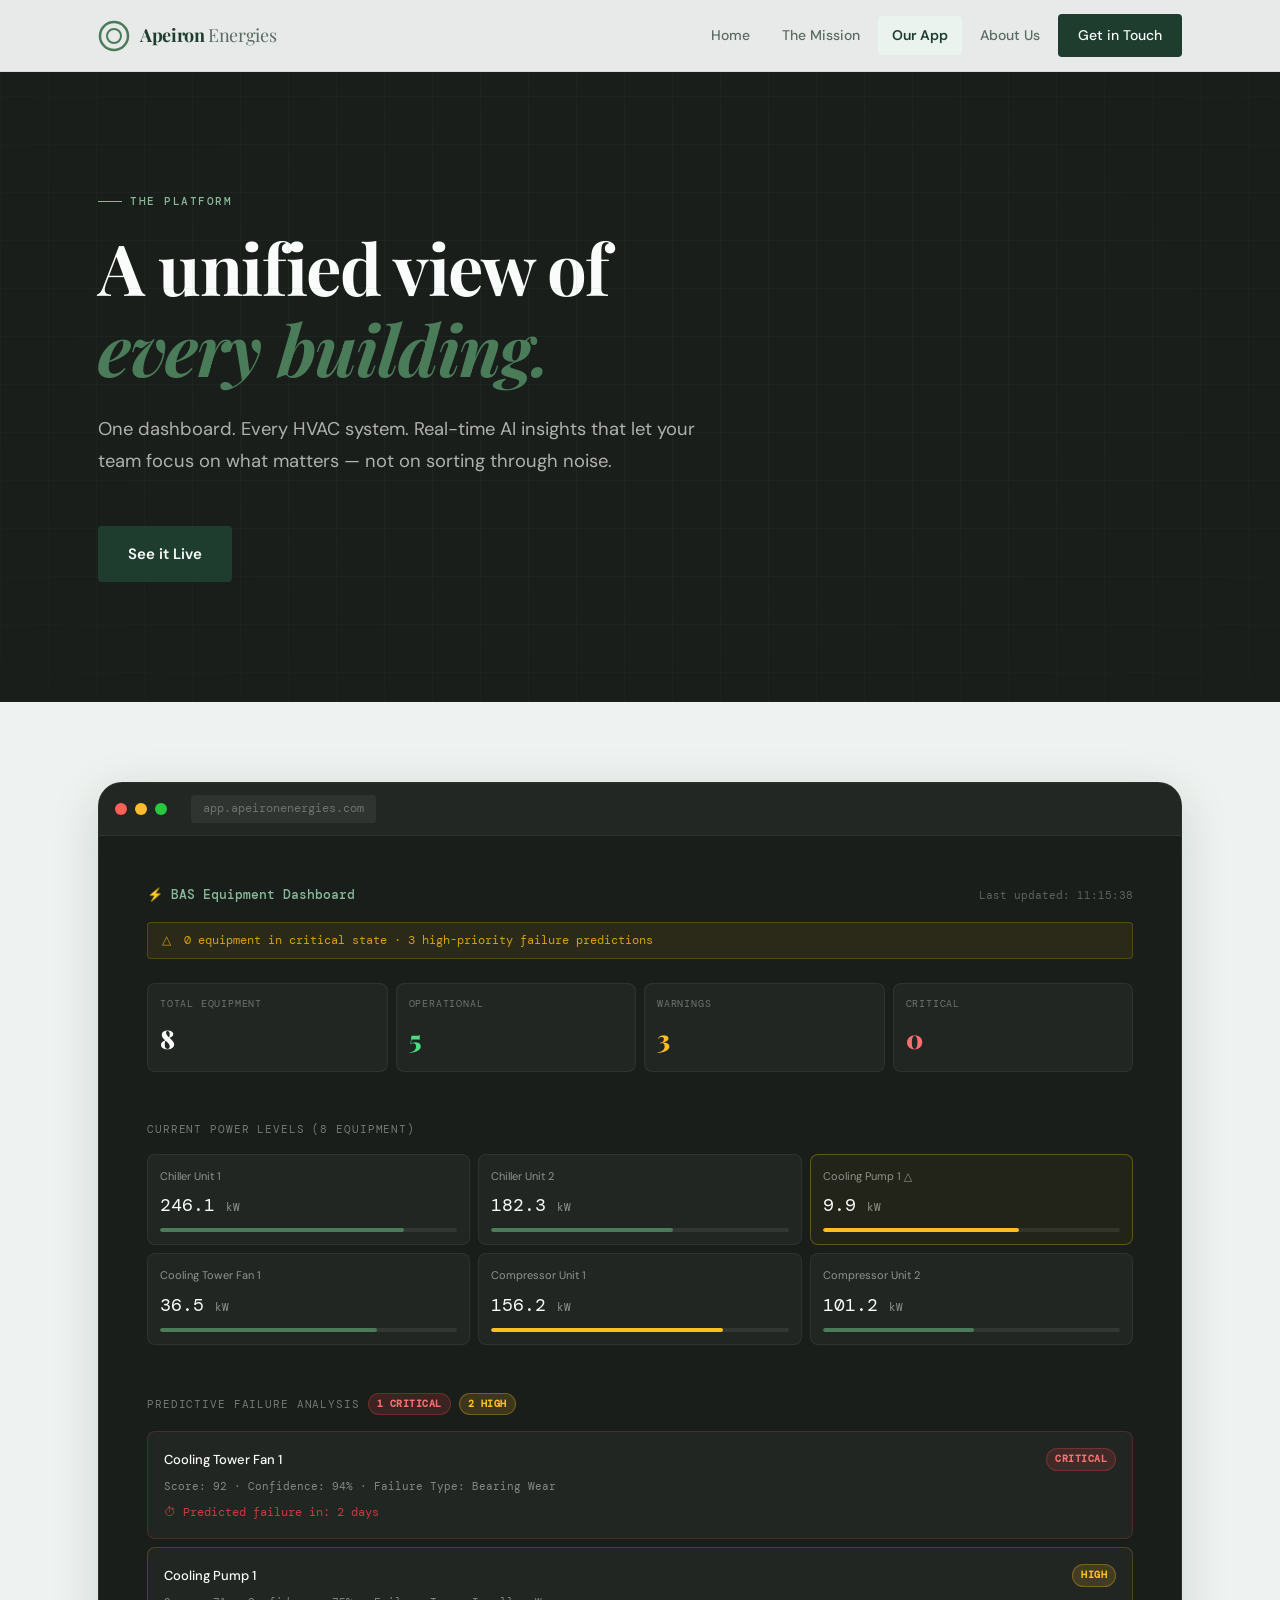
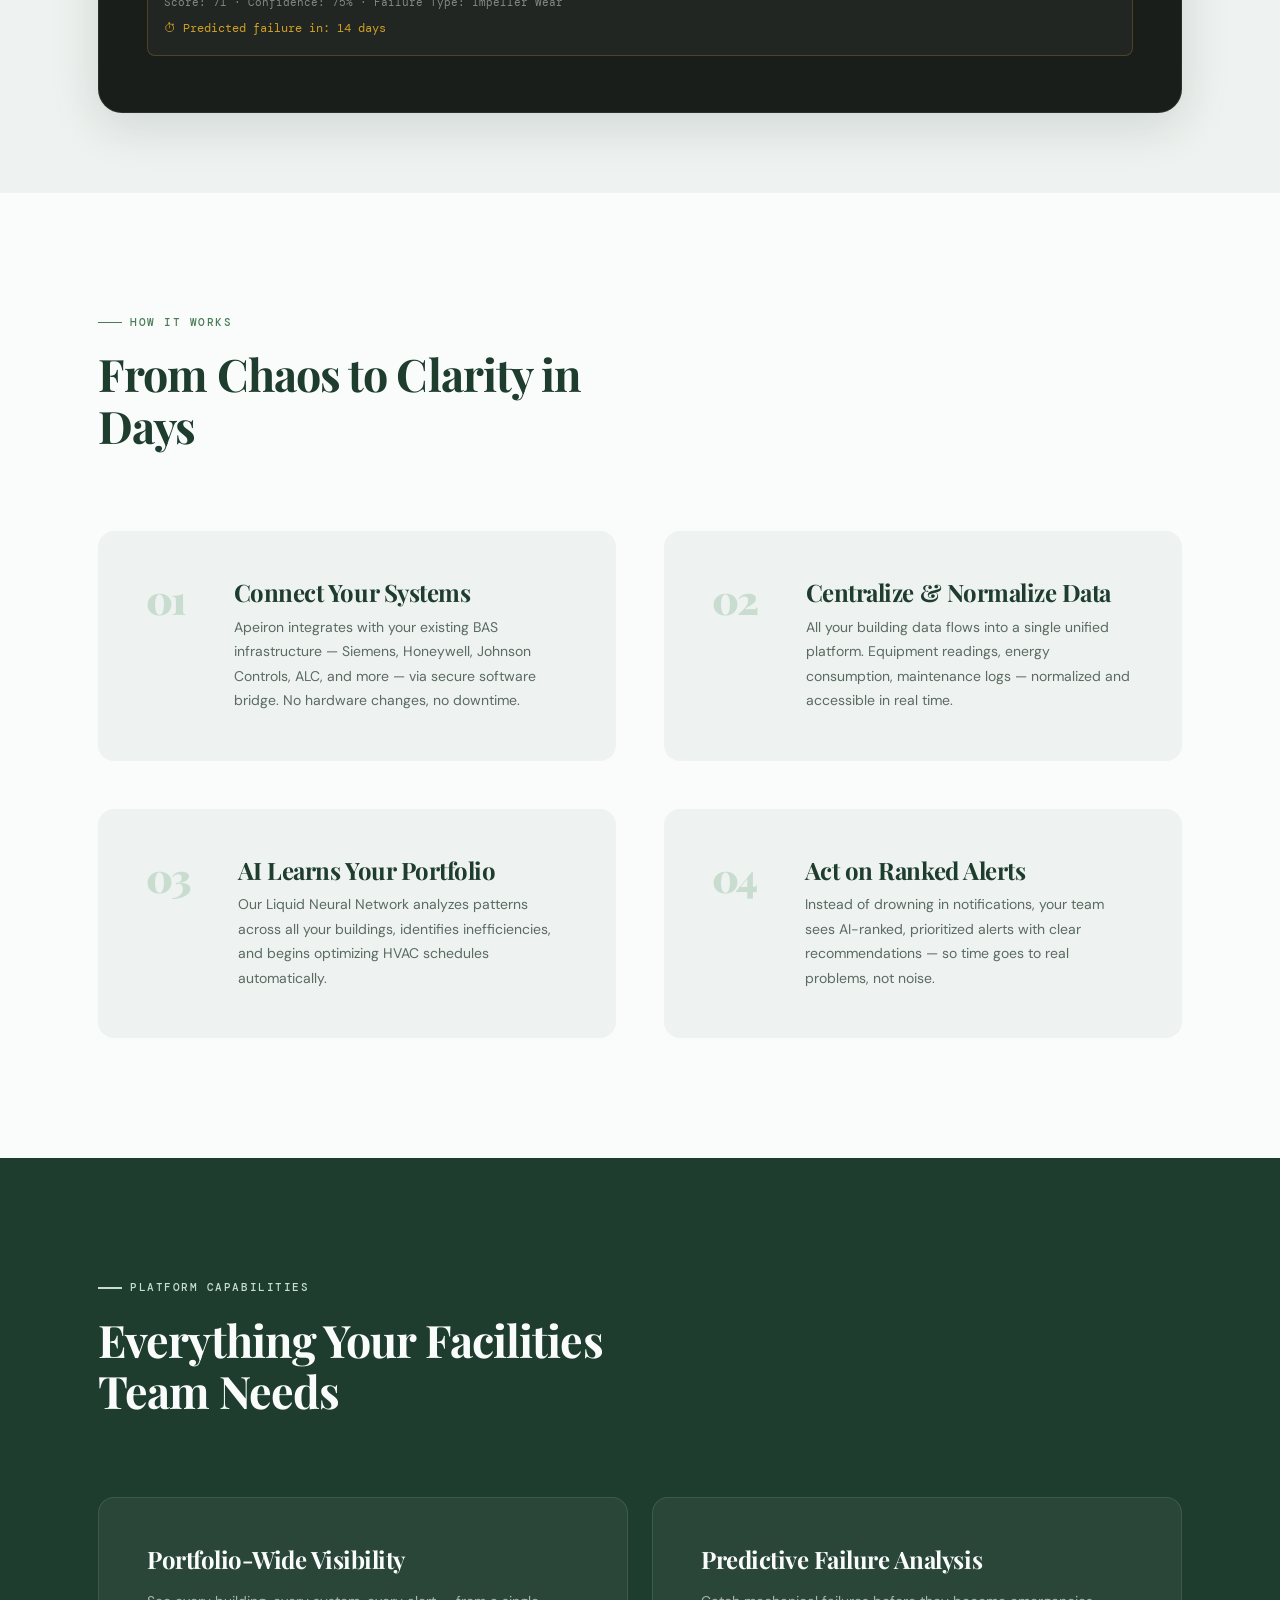
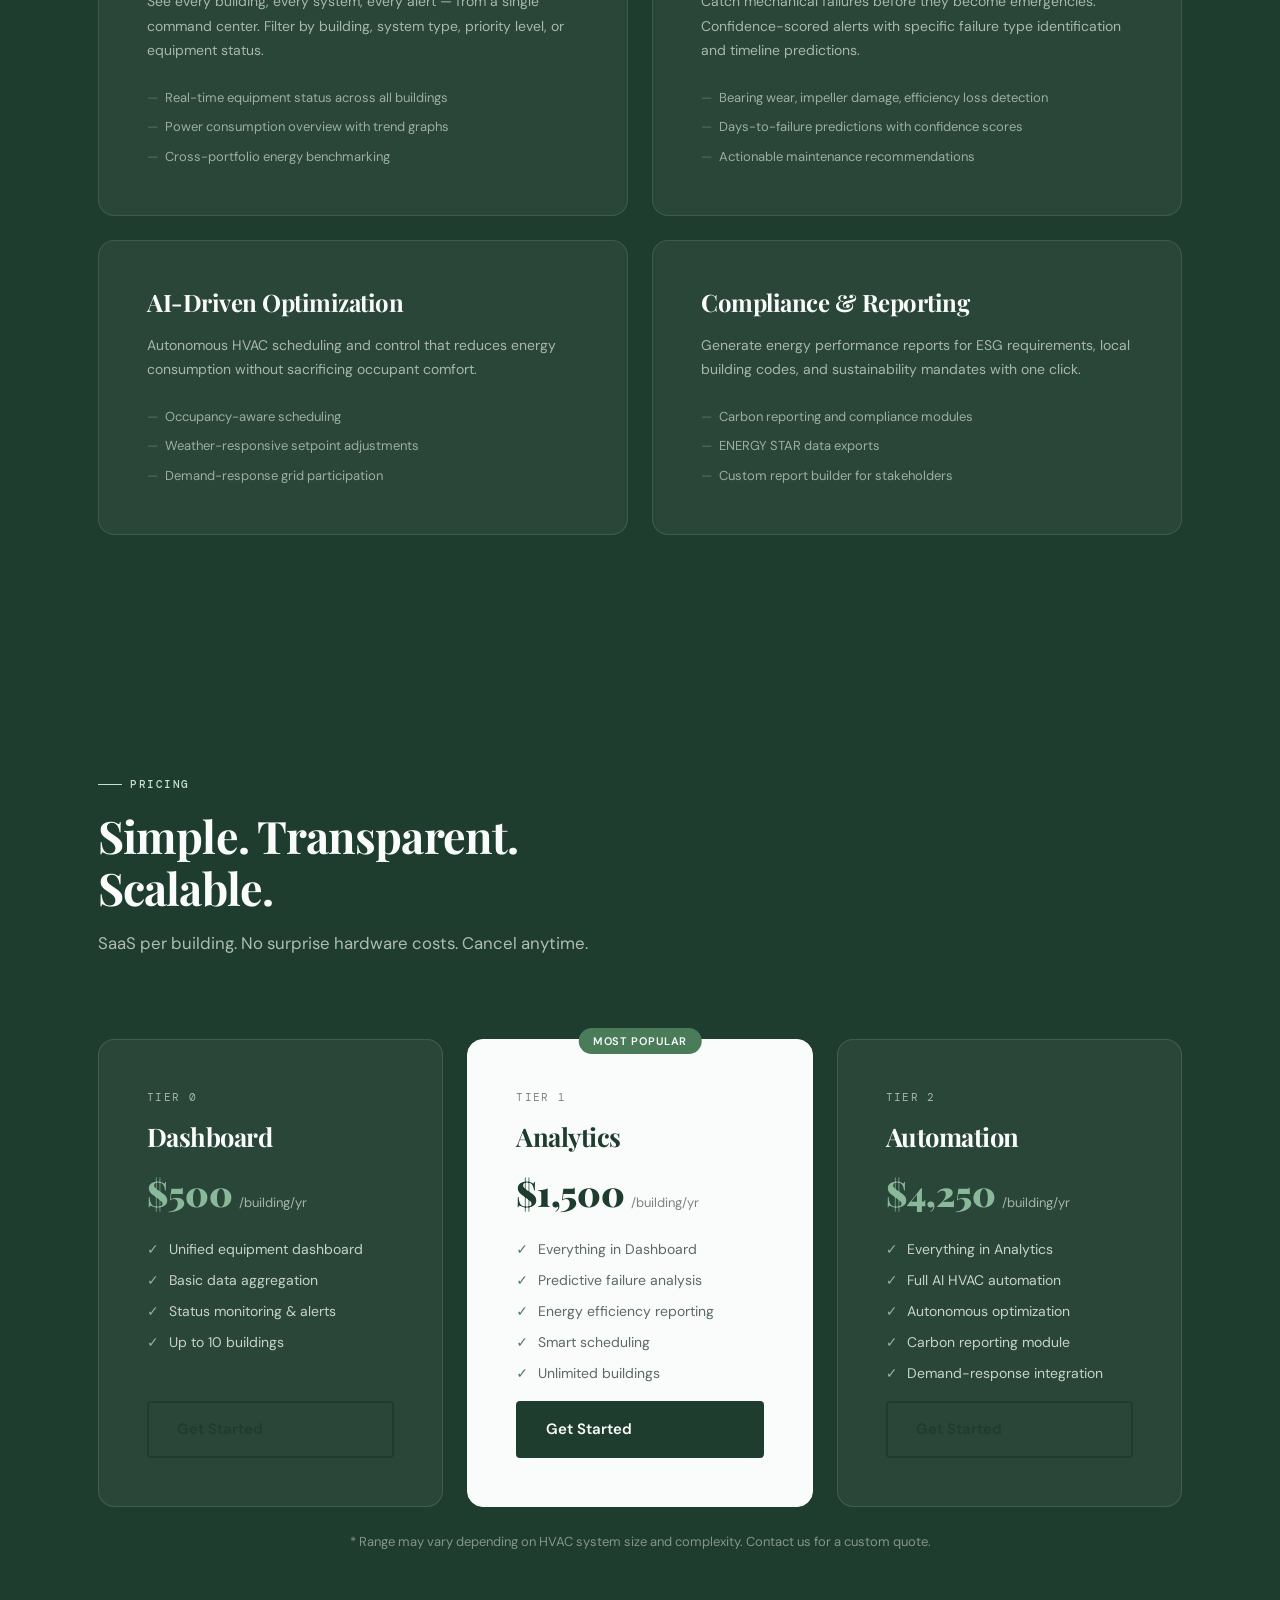
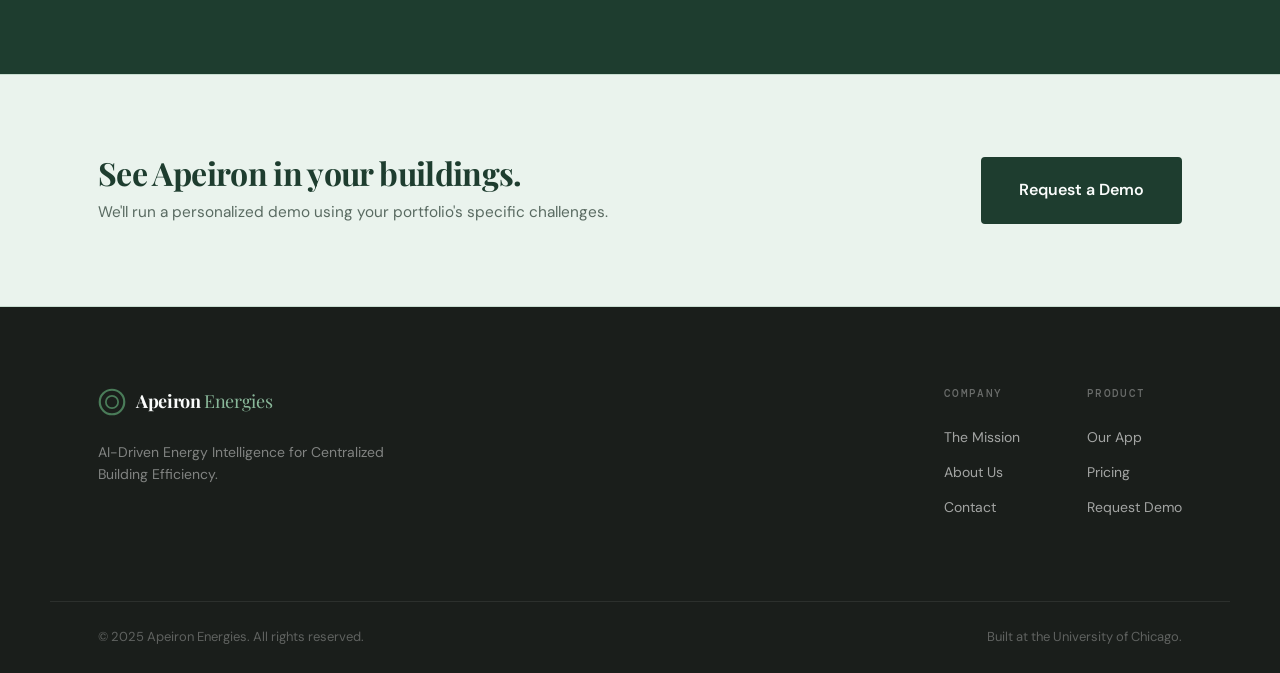
<file: app.html>
<!DOCTYPE html>
<html lang="en">
<head>
  <meta charset="UTF-8" />
  <meta name="viewport" content="width=device-width, initial-scale=1.0" />
  <title>Our App — Apeiron Energies</title>
  <meta name="description" content="The Apeiron platform: a unified BAS dashboard with predictive analytics, real-time HVAC optimization, and AI-driven alerts across your entire building portfolio." />
  <link rel="preconnect" href="https://fonts.googleapis.com" />
  <link rel="preconnect" href="https://fonts.gstatic.com" crossorigin />
  <link href="https://fonts.googleapis.com/css2?family=Playfair+Display:ital,wght@0,700;0,900;1,700&family=DM+Sans:wght@300;400;500;600&family=DM+Mono:wght@400;500&display=swap" rel="stylesheet" />
  <link rel="stylesheet" href="styles.css" />
</head>
<body>

  <a href="#main-content" class="skip-link">Skip to main content</a>

  <header class="navbar" role="banner">
    <div class="nav-inner">
      <a href="index.html" class="logo" aria-label="Apeiron Energies home">
        <span class="logo-mark" aria-hidden="true"><svg width="32" height="32" viewBox="0 0 32 32" fill="none"><circle cx="16" cy="16" r="14" stroke="currentColor" stroke-width="2.5"/><circle cx="16" cy="16" r="7" stroke="currentColor" stroke-width="2"/></svg></span>
        <span class="logo-text">Apeiron <span class="logo-sub">Energies</span></span>
      </a>
      <button class="nav-toggle" aria-label="Toggle navigation menu" aria-expanded="false" aria-controls="nav-menu">
        <span class="hamburger-bar"></span><span class="hamburger-bar"></span><span class="hamburger-bar"></span>
      </button>
      <nav id="nav-menu" class="nav-links" role="navigation" aria-label="Primary navigation">
        <a href="index.html" class="nav-link">Home</a>
        <a href="mission.html" class="nav-link">The Mission</a>
        <a href="app.html" class="nav-link active" aria-current="page">Our App</a>
        <a href="about.html" class="nav-link">About Us</a>
        <a href="contact.html" class="nav-link nav-cta">Get in Touch</a>
      </nav>
    </div>
  </header>

  <main id="main-content">

    <!-- PAGE HERO -->
    <section class="page-hero page-hero--app" aria-labelledby="app-hero-heading">
      <div class="hero-bg-grid" aria-hidden="true"></div>
      <div class="container">
        <p class="eyebrow">The Platform</p>
        <h1 id="app-hero-heading">A unified view of<br/><em>every building.</em></h1>
        <p class="hero-sub hero-sub--narrow">One dashboard. Every HVAC system. Real-time AI insights that let your team focus on what matters — not on sorting through noise.</p>
        <a href="contact.html" class="btn btn--primary">See it Live</a>
      </div>
    </section>

    <!-- DASHBOARD MOCKUP -->
    <section class="dashboard-section" aria-labelledby="dashboard-heading">
      <div class="container">
        <h2 class="sr-only" id="dashboard-heading">Dashboard Preview</h2>
        <div class="dashboard-mockup" aria-label="Apeiron platform dashboard mockup">
          <div class="mockup-bar" aria-hidden="true">
            <span class="mockup-dot mockup-dot--red"></span>
            <span class="mockup-dot mockup-dot--yellow"></span>
            <span class="mockup-dot mockup-dot--green"></span>
            <span class="mockup-url">app.apeironenergies.com</span>
          </div>
          <div class="mockup-content" aria-hidden="true">
            <!-- Header bar -->
            <div class="mock-header">
              <span class="mock-logo-text">⚡ BAS Equipment Dashboard</span>
              <span class="mock-updated">Last updated: 11:15:38</span>
            </div>
            <!-- Alert bar -->
            <div class="mock-alert">
              <span class="mock-alert-icon">△</span> 0 equipment in critical state · 3 high-priority failure predictions
            </div>
            <!-- Stats row -->
            <div class="mock-stats-row">
              <div class="mock-stat"><div class="mock-stat-label">Total Equipment</div><div class="mock-stat-val">8</div></div>
              <div class="mock-stat"><div class="mock-stat-label">Operational</div><div class="mock-stat-val mock-stat-val--green">5</div></div>
              <div class="mock-stat"><div class="mock-stat-label">Warnings</div><div class="mock-stat-val mock-stat-val--yellow">3</div></div>
              <div class="mock-stat"><div class="mock-stat-label">Critical</div><div class="mock-stat-val mock-stat-val--red">0</div></div>
            </div>
            <!-- Equipment grid -->
            <div class="mock-label">Current Power Levels (8 equipment)</div>
            <div class="mock-equipment-grid">
              <div class="mock-equip"><div class="mock-equip-name">Chiller Unit 1</div><div class="mock-equip-val">246.1 <span>kW</span></div><div class="mock-progress"><div class="mock-progress-bar" style="width:82%"></div></div></div>
              <div class="mock-equip"><div class="mock-equip-name">Chiller Unit 2</div><div class="mock-equip-val">182.3 <span>kW</span></div><div class="mock-progress"><div class="mock-progress-bar" style="width:61%"></div></div></div>
              <div class="mock-equip mock-equip--warn"><div class="mock-equip-name">Cooling Pump 1 △</div><div class="mock-equip-val">9.9 <span>kW</span></div><div class="mock-progress"><div class="mock-progress-bar mock-progress-bar--warn" style="width:66%"></div></div></div>
              <div class="mock-equip"><div class="mock-equip-name">Cooling Tower Fan 1</div><div class="mock-equip-val">36.5 <span>kW</span></div><div class="mock-progress"><div class="mock-progress-bar" style="width:73%"></div></div></div>
              <div class="mock-equip"><div class="mock-equip-name">Compressor Unit 1</div><div class="mock-equip-val">156.2 <span>kW</span></div><div class="mock-progress"><div class="mock-progress-bar mock-progress-bar--warn" style="width:78%"></div></div></div>
              <div class="mock-equip"><div class="mock-equip-name">Compressor Unit 2</div><div class="mock-equip-val">101.2 <span>kW</span></div><div class="mock-progress"><div class="mock-progress-bar" style="width:51%"></div></div></div>
            </div>
            <!-- Failure panel preview -->
            <div class="mock-label">Predictive Failure Analysis <span class="mock-badge mock-badge--critical">1 Critical</span><span class="mock-badge mock-badge--high">2 High</span></div>
            <div class="mock-failure-card mock-failure-card--critical">
              <div class="mock-failure-header"><span>Cooling Tower Fan 1</span><span class="mock-badge mock-badge--critical">CRITICAL</span></div>
              <div class="mock-failure-detail">Score: 92 · Confidence: 94% · Failure Type: Bearing Wear</div>
              <div class="mock-failure-eta">⏱ Predicted failure in: 2 days</div>
            </div>
            <div class="mock-failure-card mock-failure-card--high">
              <div class="mock-failure-header"><span>Cooling Pump 1</span><span class="mock-badge mock-badge--high">HIGH</span></div>
              <div class="mock-failure-detail">Score: 71 · Confidence: 75% · Failure Type: Impeller Wear</div>
              <div class="mock-failure-eta">⏱ Predicted failure in: 14 days</div>
            </div>
          </div>
        </div>
      </div>
    </section>

    <!-- HOW IT WORKS -->
    <section class="how-it-works" aria-labelledby="how-heading">
      <div class="container">
        <div class="section-header">
          <p class="eyebrow">How It Works</p>
          <h2 id="how-heading">From Chaos to Clarity in Days</h2>
        </div>
        <ol class="how-steps" aria-label="How Apeiron works">
          <li class="how-step">
            <div class="step-num" aria-hidden="true">01</div>
            <div class="step-content">
              <h3>Connect Your Systems</h3>
              <p>Apeiron integrates with your existing BAS infrastructure — Siemens, Honeywell, Johnson Controls, ALC, and more — via secure software bridge. No hardware changes, no downtime.</p>
            </div>
          </li>
          <li class="how-step">
            <div class="step-num" aria-hidden="true">02</div>
            <div class="step-content">
              <h3>Centralize & Normalize Data</h3>
              <p>All your building data flows into a single unified platform. Equipment readings, energy consumption, maintenance logs — normalized and accessible in real time.</p>
            </div>
          </li>
          <li class="how-step">
            <div class="step-num" aria-hidden="true">03</div>
            <div class="step-content">
              <h3>AI Learns Your Portfolio</h3>
              <p>Our Liquid Neural Network analyzes patterns across all your buildings, identifies inefficiencies, and begins optimizing HVAC schedules automatically.</p>
            </div>
          </li>
          <li class="how-step">
            <div class="step-num" aria-hidden="true">04</div>
            <div class="step-content">
              <h3>Act on Ranked Alerts</h3>
              <p>Instead of drowning in notifications, your team sees AI-ranked, prioritized alerts with clear recommendations — so time goes to real problems, not noise.</p>
            </div>
          </li>
        </ol>
      </div>
    </section>

    <!-- FEATURES DETAIL -->
    <section class="feature-detail" aria-labelledby="feature-detail-heading">
      <div class="container">
        <div class="section-header section-header--light">
          <p class="eyebrow eyebrow--light">Platform Capabilities</p>
          <h2 id="feature-detail-heading">Everything Your Facilities Team Needs</h2>
        </div>
        <div class="feature-detail-grid">
          <article class="fdetail-card">
            <h3>Portfolio-Wide Visibility</h3>
            <p>See every building, every system, every alert — from a single command center. Filter by building, system type, priority level, or equipment status.</p>
            <ul class="fdetail-list" role="list">
              <li>Real-time equipment status across all buildings</li>
              <li>Power consumption overview with trend graphs</li>
              <li>Cross-portfolio energy benchmarking</li>
            </ul>
          </article>
          <article class="fdetail-card">
            <h3>Predictive Failure Analysis</h3>
            <p>Catch mechanical failures before they become emergencies. Confidence-scored alerts with specific failure type identification and timeline predictions.</p>
            <ul class="fdetail-list" role="list">
              <li>Bearing wear, impeller damage, efficiency loss detection</li>
              <li>Days-to-failure predictions with confidence scores</li>
              <li>Actionable maintenance recommendations</li>
            </ul>
          </article>
          <article class="fdetail-card">
            <h3>AI-Driven Optimization</h3>
            <p>Autonomous HVAC scheduling and control that reduces energy consumption without sacrificing occupant comfort.</p>
            <ul class="fdetail-list" role="list">
              <li>Occupancy-aware scheduling</li>
              <li>Weather-responsive setpoint adjustments</li>
              <li>Demand-response grid participation</li>
            </ul>
          </article>
          <article class="fdetail-card">
            <h3>Compliance & Reporting</h3>
            <p>Generate energy performance reports for ESG requirements, local building codes, and sustainability mandates with one click.</p>
            <ul class="fdetail-list" role="list">
              <li>Carbon reporting and compliance modules</li>
              <li>ENERGY STAR data exports</li>
              <li>Custom report builder for stakeholders</li>
            </ul>
          </article>
        </div>
      </div>
    </section>

    <!-- PRICING -->
    <section class="pricing" id="pricing" aria-labelledby="app-pricing-heading">
      <div class="container">
        <div class="section-header section-header--light">
          <p class="eyebrow eyebrow--light">Pricing</p>
          <h2 id="app-pricing-heading">Simple. Transparent. Scalable.</h2>
          <p class="section-sub">SaaS per building. No surprise hardware costs. Cancel anytime.</p>
        </div>
        <div class="pricing-grid">
          <article class="pricing-card">
            <div class="pricing-tier">Tier 0</div>
            <h3 class="pricing-name">Dashboard</h3>
            <div class="pricing-price"><span class="price-amount">$500</span><span class="price-unit">/building/yr</span></div>
            <ul class="pricing-features" role="list">
              <li>Unified equipment dashboard</li>
              <li>Basic data aggregation</li>
              <li>Status monitoring & alerts</li>
              <li>Up to 10 buildings</li>
            </ul>
            <a href="contact.html" class="btn btn--outline-dark">Get Started</a>
          </article>
          <article class="pricing-card pricing-card--featured" aria-label="Most popular plan">
            <div class="pricing-badge">Most Popular</div>
            <div class="pricing-tier">Tier 1</div>
            <h3 class="pricing-name">Analytics</h3>
            <div class="pricing-price"><span class="price-amount">$1,500</span><span class="price-unit">/building/yr</span></div>
            <ul class="pricing-features" role="list">
              <li>Everything in Dashboard</li>
              <li>Predictive failure analysis</li>
              <li>Energy efficiency reporting</li>
              <li>Smart scheduling</li>
              <li>Unlimited buildings</li>
            </ul>
            <a href="contact.html" class="btn btn--primary">Get Started</a>
          </article>
          <article class="pricing-card">
            <div class="pricing-tier">Tier 2</div>
            <h3 class="pricing-name">Automation</h3>
            <div class="pricing-price"><span class="price-amount">$4,250</span><span class="price-unit">/building/yr</span></div>
            <ul class="pricing-features" role="list">
              <li>Everything in Analytics</li>
              <li>Full AI HVAC automation</li>
              <li>Autonomous optimization</li>
              <li>Carbon reporting module</li>
              <li>Demand-response integration</li>
            </ul>
            <a href="contact.html" class="btn btn--outline-dark">Get Started</a>
          </article>
        </div>
        <p class="pricing-note">* Range may vary depending on HVAC system size and complexity. Contact us for a custom quote.</p>
      </div>
    </section>

    <!-- CTA -->
    <section class="cta-band" aria-labelledby="app-cta-heading">
      <div class="container cta-inner">
        <div>
          <h2 id="app-cta-heading">See Apeiron in your buildings.</h2>
          <p>We'll run a personalized demo using your portfolio's specific challenges.</p>
        </div>
        <a href="contact.html" class="btn btn--primary btn--lg">Request a Demo</a>
      </div>
    </section>

  </main>

  <footer class="footer" role="contentinfo">
    <div class="container footer-inner">
      <div class="footer-brand">
        <a href="index.html" class="logo logo--footer" aria-label="Apeiron Energies home">
          <span class="logo-mark" aria-hidden="true"><svg width="28" height="28" viewBox="0 0 32 32" fill="none"><circle cx="16" cy="16" r="14" stroke="currentColor" stroke-width="2.5"/><circle cx="16" cy="16" r="7" stroke="currentColor" stroke-width="2"/></svg></span>
          <span class="logo-text">Apeiron <span class="logo-sub">Energies</span></span>
        </a>
        <p class="footer-tagline">AI-Driven Energy Intelligence for Centralized Building Efficiency.</p>
      </div>
      <nav class="footer-nav" aria-label="Footer navigation">
        <div class="footer-nav-col">
          <h3 class="footer-nav-heading">Company</h3>
          <a href="mission.html">The Mission</a><a href="about.html">About Us</a><a href="contact.html">Contact</a>
        </div>
        <div class="footer-nav-col">
          <h3 class="footer-nav-heading">Product</h3>
          <a href="app.html">Our App</a><a href="app.html#pricing">Pricing</a><a href="contact.html">Request Demo</a>
        </div>
      </nav>
    </div>
    <div class="footer-bottom"><div class="container"><p>© 2025 Apeiron Energies. All rights reserved.</p><p>Built at the University of Chicago.</p></div></div>
  </footer>

  <script src="main.js"></script>
</body>
</html>
</file>
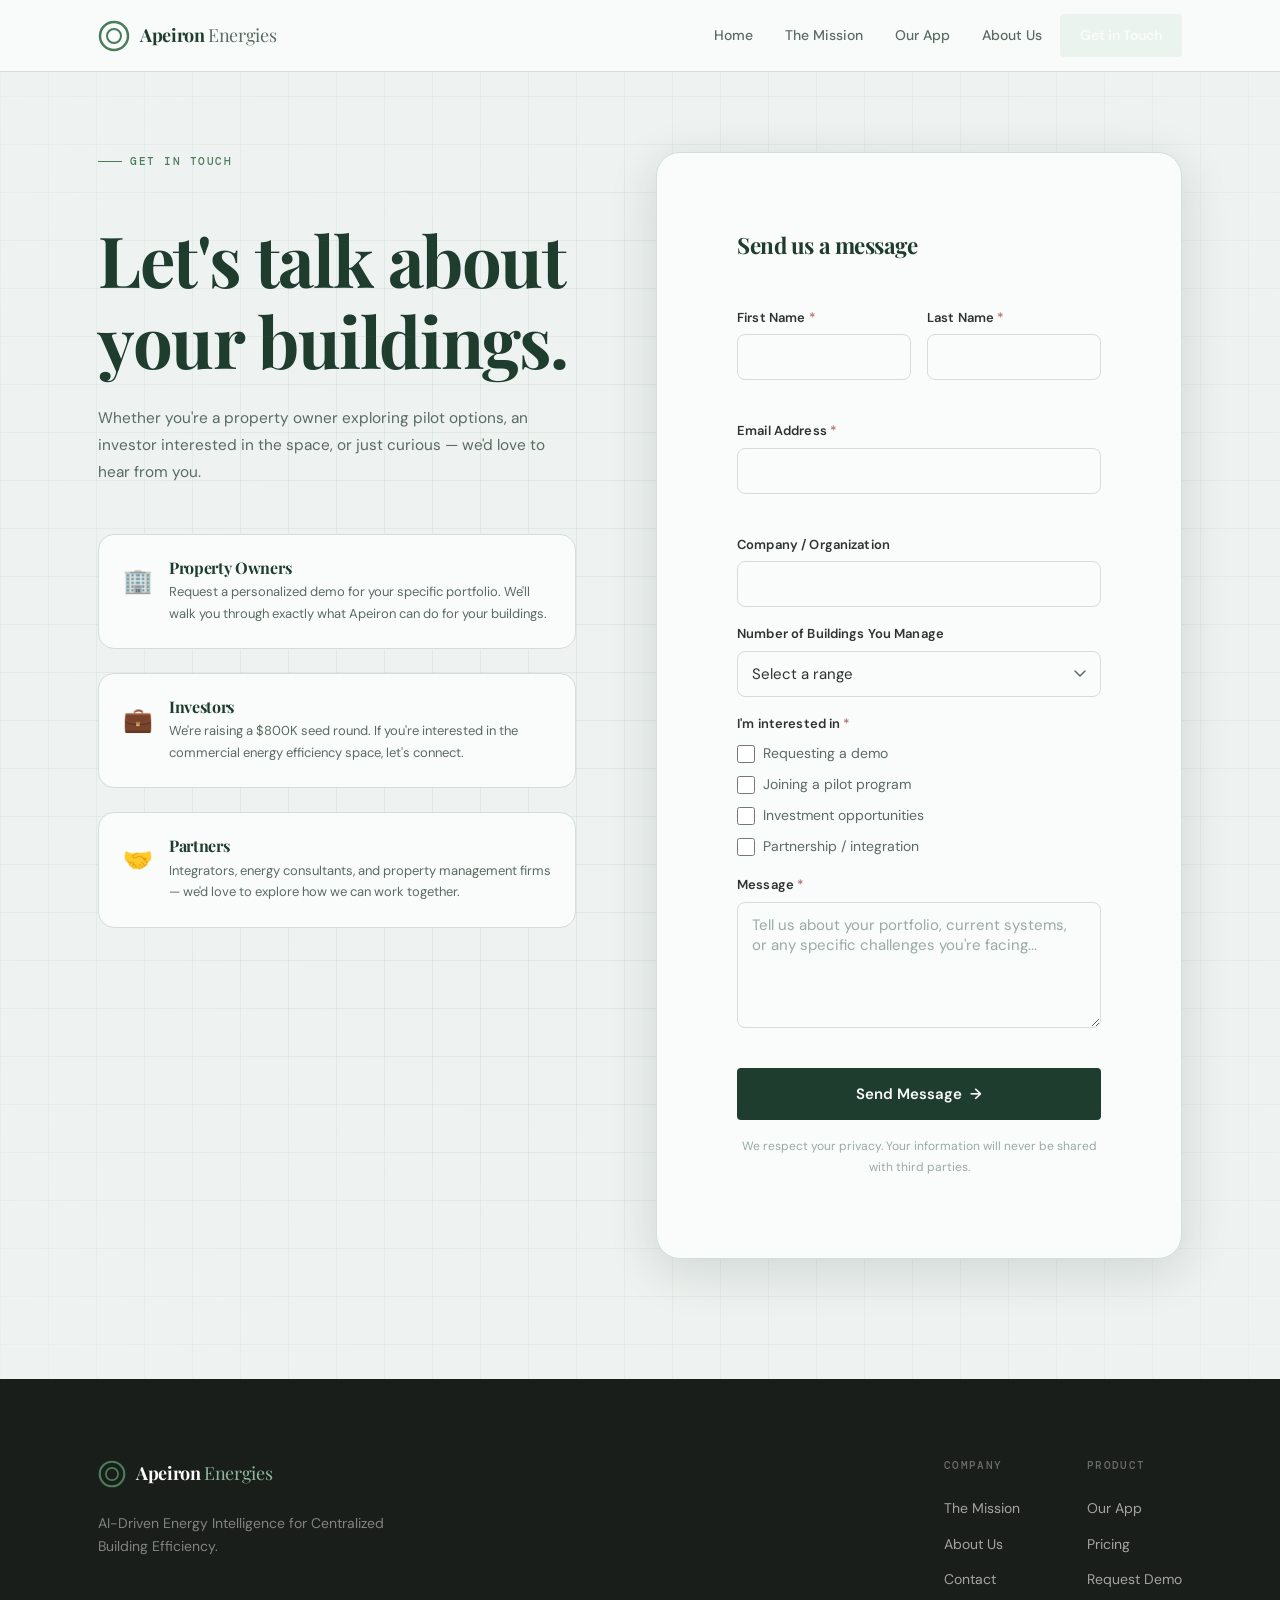
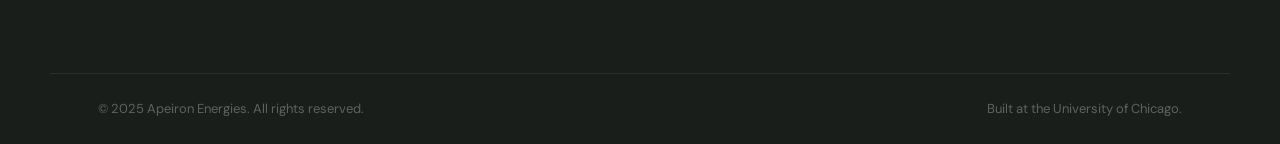
<file: contact.html>
<!DOCTYPE html>
<html lang="en">
<head>
  <meta charset="UTF-8" />
  <meta name="viewport" content="width=device-width, initial-scale=1.0" />
  <title>Contact — Apeiron Energies</title>
  <meta name="description" content="Get in touch with the Apeiron Energies team. Request a demo, inquire about investment, or ask about a pilot program." />
  <link rel="preconnect" href="https://fonts.googleapis.com" />
  <link rel="preconnect" href="https://fonts.gstatic.com" crossorigin />
  <link href="https://fonts.googleapis.com/css2?family=Playfair+Display:ital,wght@0,700;0,900;1,700&family=DM+Sans:wght@300;400;500;600&family=DM+Mono:wght@400;500&display=swap" rel="stylesheet" />
  <link rel="stylesheet" href="styles.css" />
</head>
<body>

  <a href="#main-content" class="skip-link">Skip to main content</a>

  <header class="navbar" role="banner">
    <div class="nav-inner">
      <a href="index.html" class="logo" aria-label="Apeiron Energies home">
        <span class="logo-mark" aria-hidden="true"><svg width="32" height="32" viewBox="0 0 32 32" fill="none"><circle cx="16" cy="16" r="14" stroke="currentColor" stroke-width="2.5"/><circle cx="16" cy="16" r="7" stroke="currentColor" stroke-width="2"/></svg></span>
        <span class="logo-text">Apeiron <span class="logo-sub">Energies</span></span>
      </a>
      <button class="nav-toggle" aria-label="Toggle navigation menu" aria-expanded="false" aria-controls="nav-menu">
        <span class="hamburger-bar"></span><span class="hamburger-bar"></span><span class="hamburger-bar"></span>
      </button>
      <nav id="nav-menu" class="nav-links" role="navigation" aria-label="Primary navigation">
        <a href="index.html" class="nav-link">Home</a>
        <a href="mission.html" class="nav-link">The Mission</a>
        <a href="app.html" class="nav-link">Our App</a>
        <a href="about.html" class="nav-link">About Us</a>
        <a href="contact.html" class="nav-link active nav-cta" aria-current="page">Get in Touch</a>
      </nav>
    </div>
  </header>

  <main id="main-content">

    <section class="contact-section" aria-labelledby="contact-heading">
      <div class="hero-bg-grid" aria-hidden="true"></div>
      <div class="container contact-inner">

        <!-- LEFT COPY -->
        <div class="contact-copy">
          <p class="eyebrow">Get in Touch</p>
          <h1 id="contact-heading">Let's talk about your buildings.</h1>
          <p>Whether you're a property owner exploring pilot options, an investor interested in the space, or just curious — we'd love to hear from you.</p>

          <div class="contact-options" role="list">
            <div class="contact-option" role="listitem">
              <div class="contact-option-icon" aria-hidden="true">🏢</div>
              <div>
                <h3>Property Owners</h3>
                <p>Request a personalized demo for your specific portfolio. We'll walk you through exactly what Apeiron can do for your buildings.</p>
              </div>
            </div>
            <div class="contact-option" role="listitem">
              <div class="contact-option-icon" aria-hidden="true">💼</div>
              <div>
                <h3>Investors</h3>
                <p>We're raising a $800K seed round. If you're interested in the commercial energy efficiency space, let's connect.</p>
              </div>
            </div>
            <div class="contact-option" role="listitem">
              <div class="contact-option-icon" aria-hidden="true">🤝</div>
              <div>
                <h3>Partners</h3>
                <p>Integrators, energy consultants, and property management firms — we'd love to explore how we can work together.</p>
              </div>
            </div>
          </div>
        </div>

        <!-- CONTACT FORM -->
        <div class="contact-form-wrapper">
          <div id="form-success" class="form-success" hidden aria-live="polite" role="status">
            <div class="success-icon" aria-hidden="true">✓</div>
            <h2>Message received.</h2>
            <p>We'll be in touch within 24 hours. Look forward to connecting.</p>
          </div>

          <form
            id="contact-form"
            class="contact-form"
            novalidate
            aria-labelledby="form-heading"
          >
            <h2 id="form-heading" class="form-heading">Send us a message</h2>

            <div class="form-row">
              <div class="form-group">
                <label for="first-name" class="form-label">First Name <span aria-hidden="true" class="required-star">*</span></label>
                <input
                  type="text"
                  id="first-name"
                  name="first-name"
                  class="form-input"
                  autocomplete="given-name"
                  required
                  aria-required="true"
                  aria-describedby="first-name-error"
                />
                <span id="first-name-error" class="form-error" role="alert" aria-live="polite"></span>
              </div>
              <div class="form-group">
                <label for="last-name" class="form-label">Last Name <span aria-hidden="true" class="required-star">*</span></label>
                <input
                  type="text"
                  id="last-name"
                  name="last-name"
                  class="form-input"
                  autocomplete="family-name"
                  required
                  aria-required="true"
                  aria-describedby="last-name-error"
                />
                <span id="last-name-error" class="form-error" role="alert" aria-live="polite"></span>
              </div>
            </div>

            <div class="form-group">
              <label for="email" class="form-label">Email Address <span aria-hidden="true" class="required-star">*</span></label>
              <input
                type="email"
                id="email"
                name="email"
                class="form-input"
                autocomplete="email"
                required
                aria-required="true"
                aria-describedby="email-error"
              />
              <span id="email-error" class="form-error" role="alert" aria-live="polite"></span>
            </div>

            <div class="form-group">
              <label for="company" class="form-label">Company / Organization</label>
              <input
                type="text"
                id="company"
                name="company"
                class="form-input"
                autocomplete="organization"
              />
            </div>

            <div class="form-group">
              <label for="buildings" class="form-label">Number of Buildings You Manage</label>
              <select id="buildings" name="buildings" class="form-input form-select">
                <option value="" disabled selected>Select a range</option>
                <option value="1-4">1–4 buildings</option>
                <option value="5-20">5–20 buildings</option>
                <option value="21-50">21–50 buildings</option>
                <option value="51-150">51–150 buildings</option>
                <option value="150+">150+ buildings</option>
                <option value="investor">I'm an investor / partner</option>
              </select>
            </div>

            <div class="form-group">
              <fieldset class="form-fieldset">
                <legend class="form-label">I'm interested in <span aria-hidden="true" class="required-star">*</span></legend>
                <div class="form-checkbox-group">
                  <label class="form-checkbox-label">
                    <input type="checkbox" name="interest" value="demo" class="form-checkbox" />
                    <span>Requesting a demo</span>
                  </label>
                  <label class="form-checkbox-label">
                    <input type="checkbox" name="interest" value="pilot" class="form-checkbox" />
                    <span>Joining a pilot program</span>
                  </label>
                  <label class="form-checkbox-label">
                    <input type="checkbox" name="interest" value="investment" class="form-checkbox" />
                    <span>Investment opportunities</span>
                  </label>
                  <label class="form-checkbox-label">
                    <input type="checkbox" name="interest" value="partnership" class="form-checkbox" />
                    <span>Partnership / integration</span>
                  </label>
                </div>
              </fieldset>
            </div>

            <div class="form-group">
              <label for="message" class="form-label">Message <span aria-hidden="true" class="required-star">*</span></label>
              <textarea
                id="message"
                name="message"
                class="form-input form-textarea"
                rows="5"
                required
                aria-required="true"
                aria-describedby="message-error"
                placeholder="Tell us about your portfolio, current systems, or any specific challenges you're facing..."
              ></textarea>
              <span id="message-error" class="form-error" role="alert" aria-live="polite"></span>
            </div>

            <button type="submit" class="btn btn--primary btn--full">
              <span class="btn-text">Send Message</span>
              <span class="btn-icon" aria-hidden="true">→</span>
            </button>

            <p class="form-privacy">We respect your privacy. Your information will never be shared with third parties.</p>
          </form>
        </div>

      </div>
    </section>

  </main>

  <footer class="footer" role="contentinfo">
    <div class="container footer-inner">
      <div class="footer-brand">
        <a href="index.html" class="logo logo--footer" aria-label="Apeiron Energies home">
          <span class="logo-mark" aria-hidden="true"><svg width="28" height="28" viewBox="0 0 32 32" fill="none"><circle cx="16" cy="16" r="14" stroke="currentColor" stroke-width="2.5"/><circle cx="16" cy="16" r="7" stroke="currentColor" stroke-width="2"/></svg></span>
          <span class="logo-text">Apeiron <span class="logo-sub">Energies</span></span>
        </a>
        <p class="footer-tagline">AI-Driven Energy Intelligence for Centralized Building Efficiency.</p>
      </div>
      <nav class="footer-nav" aria-label="Footer navigation">
        <div class="footer-nav-col">
          <h3 class="footer-nav-heading">Company</h3>
          <a href="mission.html">The Mission</a><a href="about.html">About Us</a><a href="contact.html">Contact</a>
        </div>
        <div class="footer-nav-col">
          <h3 class="footer-nav-heading">Product</h3>
          <a href="app.html">Our App</a><a href="app.html#pricing">Pricing</a><a href="contact.html">Request Demo</a>
        </div>
      </nav>
    </div>
    <div class="footer-bottom"><div class="container"><p>© 2025 Apeiron Energies. All rights reserved.</p><p>Built at the University of Chicago.</p></div></div>
  </footer>

  <script src="main.js"></script>
</body>
</html>
</file>
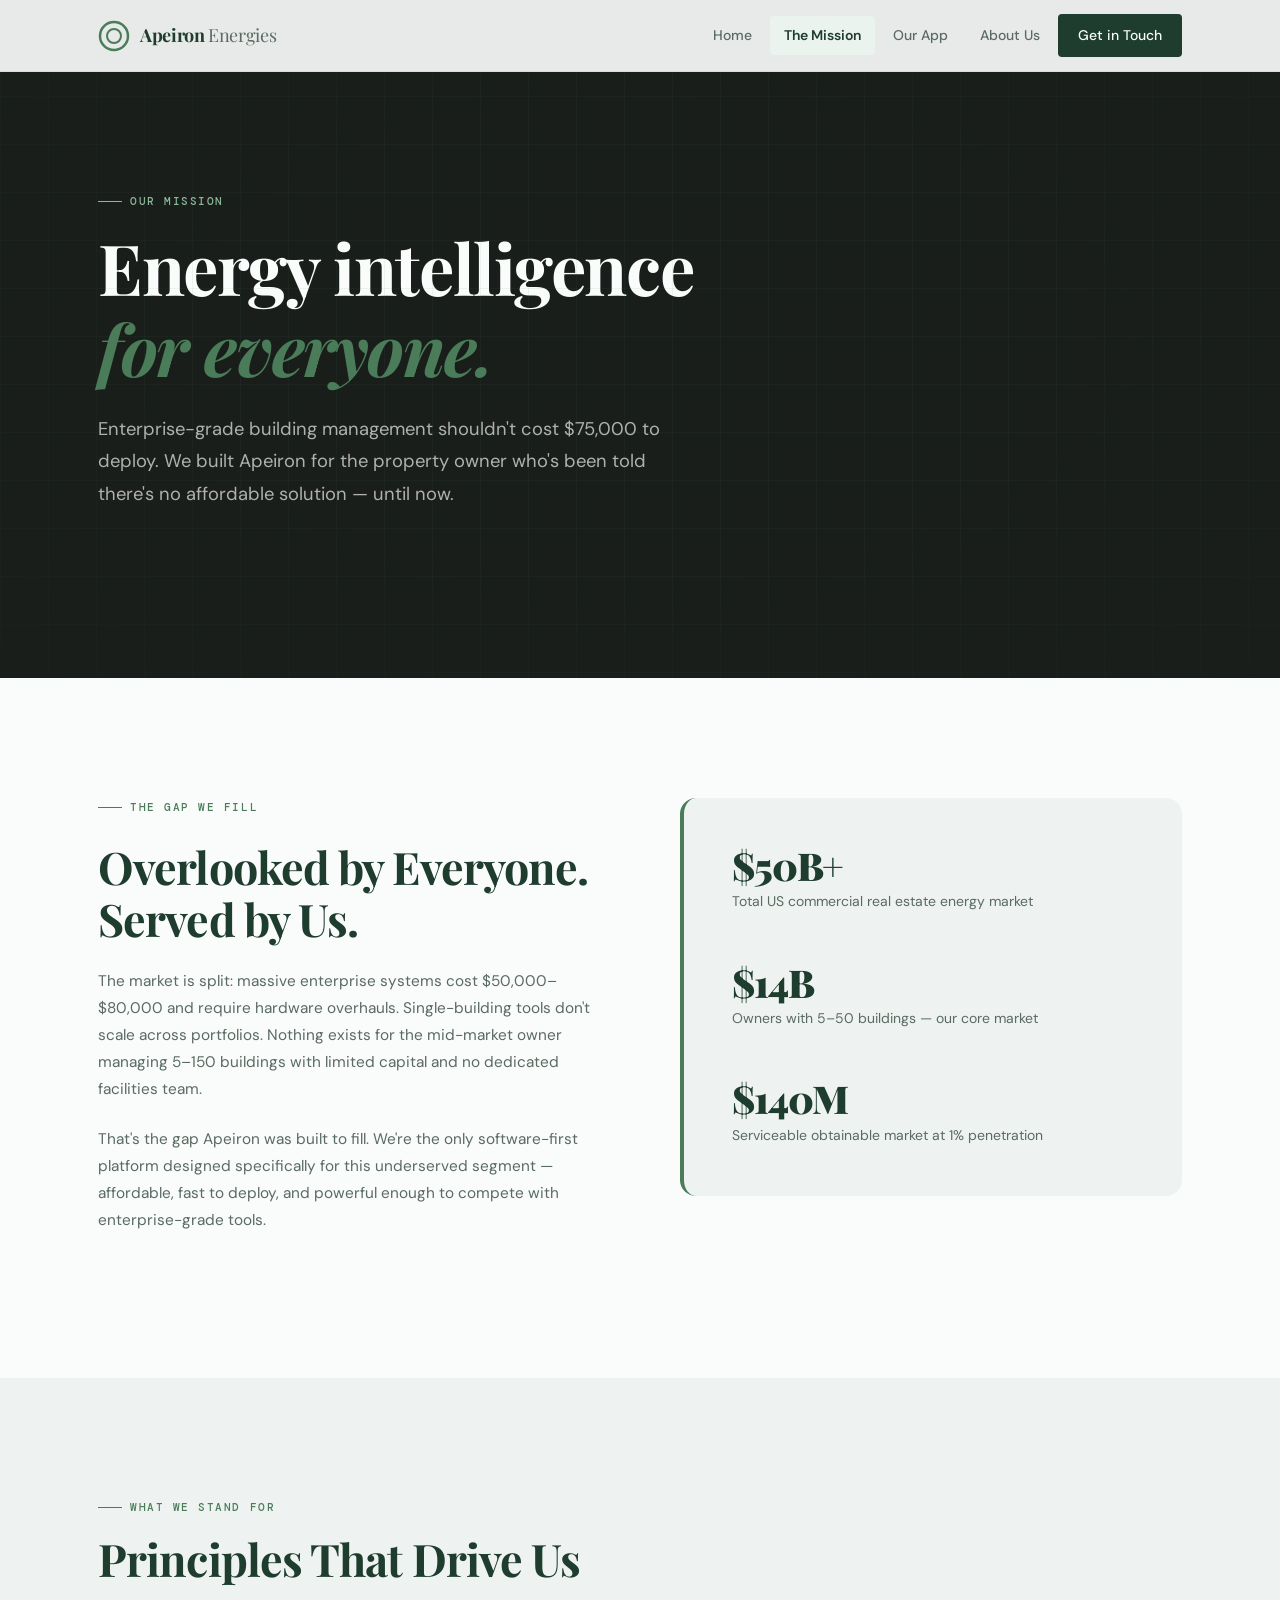
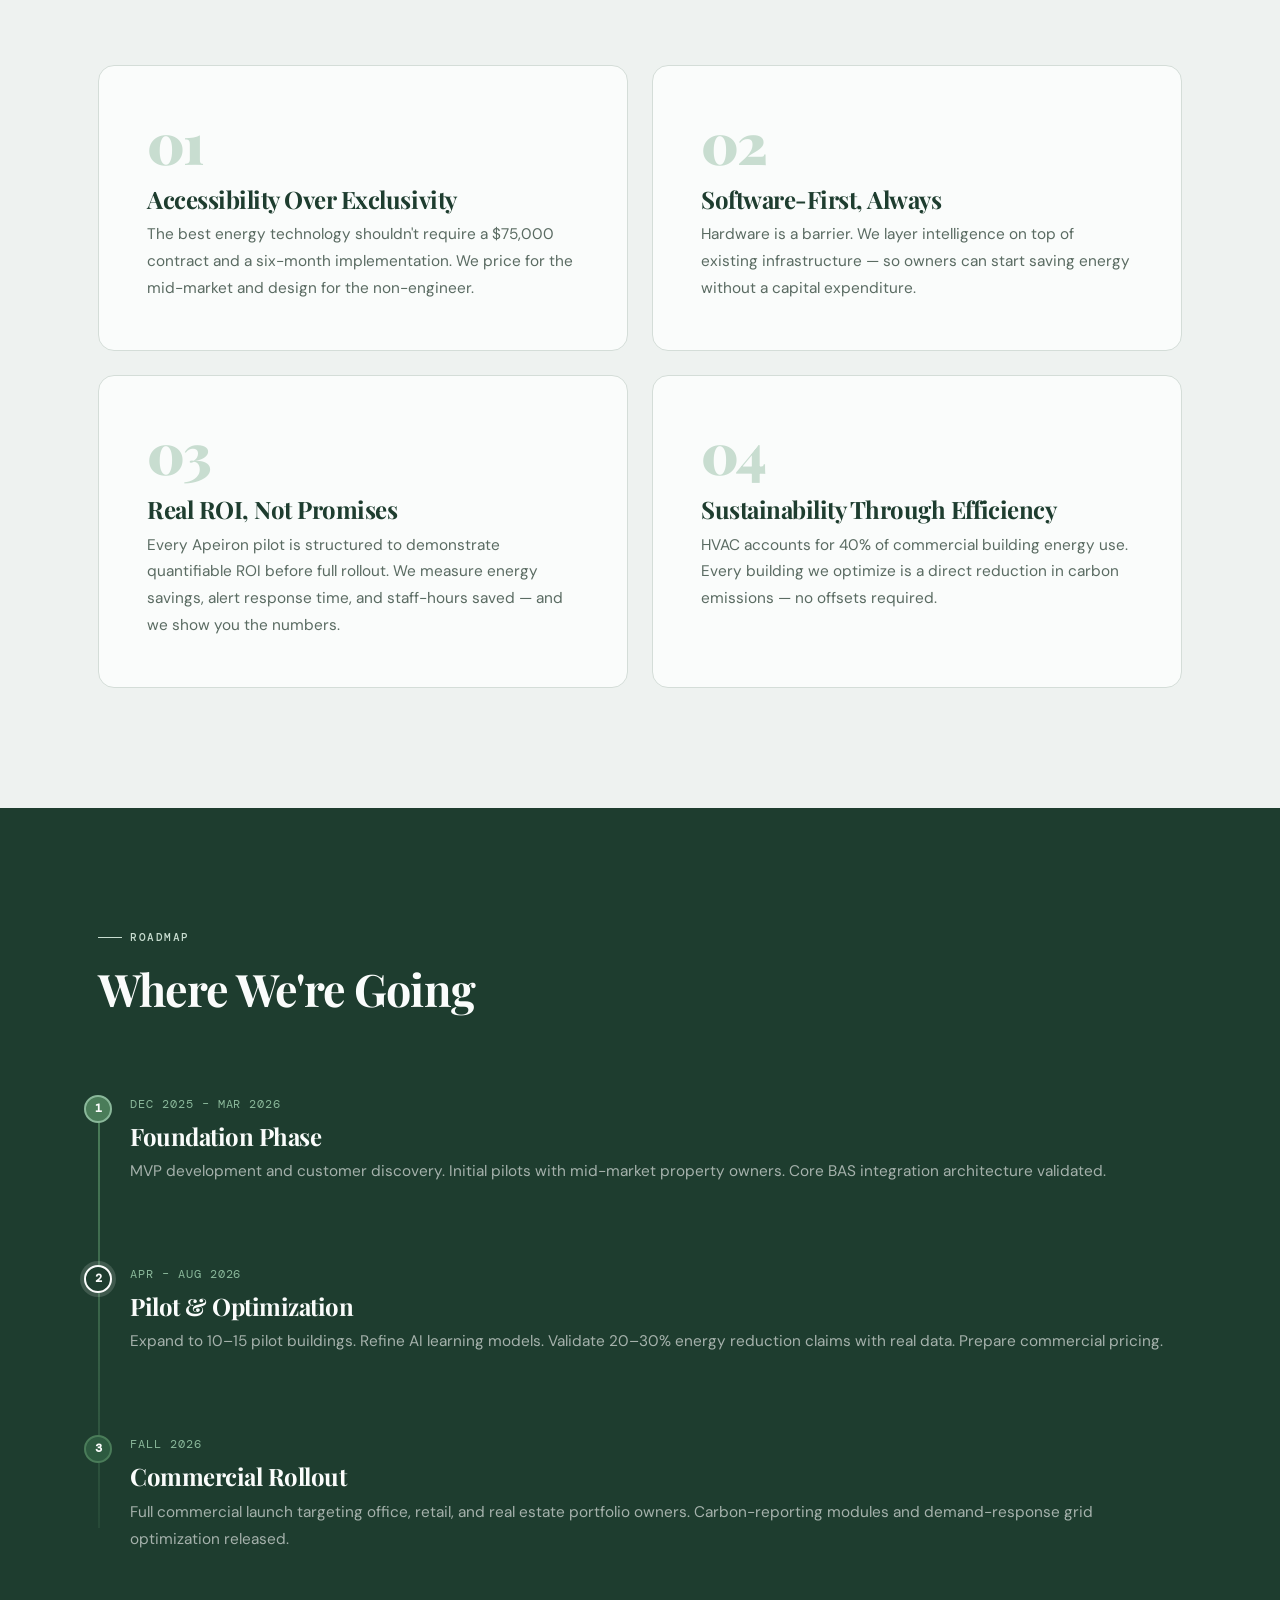
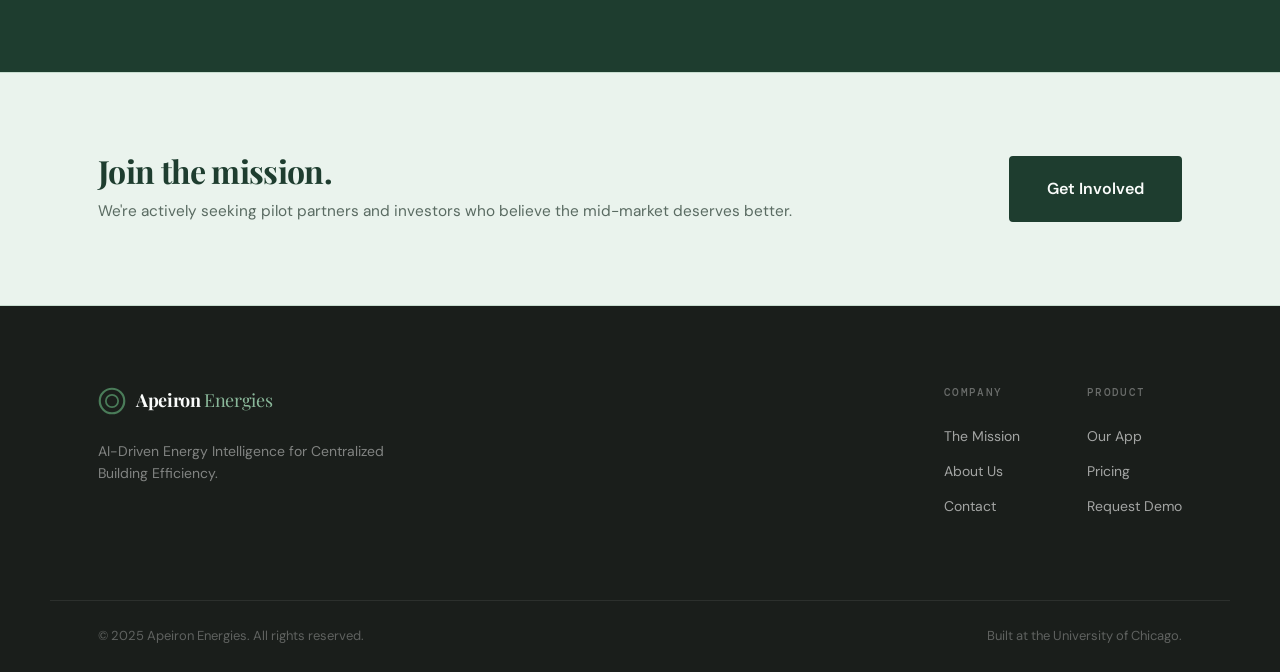
<file: mission.html>
<!DOCTYPE html>
<html lang="en">
<head>
  <meta charset="UTF-8" />
  <meta name="viewport" content="width=device-width, initial-scale=1.0" />
  <title>The Mission — Apeiron Energies</title>
  <meta name="description" content="Apeiron's mission is to make intelligent building management accessible to every property owner — not just enterprises with $80,000 budgets." />
  <link rel="preconnect" href="https://fonts.googleapis.com" />
  <link rel="preconnect" href="https://fonts.gstatic.com" crossorigin />
  <link href="https://fonts.googleapis.com/css2?family=Playfair+Display:ital,wght@0,700;0,900;1,700&family=DM+Sans:wght@300;400;500;600&family=DM+Mono:wght@400;500&display=swap" rel="stylesheet" />
  <link rel="stylesheet" href="styles.css" />
</head>
<body>

  <a href="#main-content" class="skip-link">Skip to main content</a>

  <header class="navbar" role="banner">
    <div class="nav-inner">
      <a href="index.html" class="logo" aria-label="Apeiron Energies home">
        <span class="logo-mark" aria-hidden="true">
          <svg width="32" height="32" viewBox="0 0 32 32" fill="none"><circle cx="16" cy="16" r="14" stroke="currentColor" stroke-width="2.5"/><circle cx="16" cy="16" r="7" stroke="currentColor" stroke-width="2"/></svg>
        </span>
        <span class="logo-text">Apeiron <span class="logo-sub">Energies</span></span>
      </a>
      <button class="nav-toggle" aria-label="Toggle navigation menu" aria-expanded="false" aria-controls="nav-menu">
        <span class="hamburger-bar"></span><span class="hamburger-bar"></span><span class="hamburger-bar"></span>
      </button>
      <nav id="nav-menu" class="nav-links" role="navigation" aria-label="Primary navigation">
        <a href="index.html" class="nav-link">Home</a>
        <a href="mission.html" class="nav-link active" aria-current="page">The Mission</a>
        <a href="app.html" class="nav-link">Our App</a>
        <a href="about.html" class="nav-link">About Us</a>
        <a href="contact.html" class="nav-link nav-cta">Get in Touch</a>
      </nav>
    </div>
  </header>

  <main id="main-content">

    <!-- PAGE HERO -->
    <section class="page-hero page-hero--mission" aria-labelledby="mission-hero-heading">
      <div class="hero-bg-grid" aria-hidden="true"></div>
      <div class="container">
        <p class="eyebrow">Our Mission</p>
        <h1 id="mission-hero-heading">Energy intelligence<br/><em>for everyone.</em></h1>
        <p class="hero-sub hero-sub--narrow">Enterprise-grade building management shouldn't cost $75,000 to deploy. We built Apeiron for the property owner who's been told there's no affordable solution — until now.</p>
      </div>
    </section>

    <!-- THE GAP -->
    <section class="gap-section" aria-labelledby="gap-heading">
      <div class="container gap-inner">
        <div class="gap-copy">
          <p class="eyebrow">The Gap We Fill</p>
          <h2 id="gap-heading">Overlooked by Everyone. Served by Us.</h2>
          <p>The market is split: massive enterprise systems cost $50,000–$80,000 and require hardware overhauls. Single-building tools don't scale across portfolios. Nothing exists for the mid-market owner managing 5–150 buildings with limited capital and no dedicated facilities team.</p>
          <p>That's the gap Apeiron was built to fill. We're the only software-first platform designed specifically for this underserved segment — affordable, fast to deploy, and powerful enough to compete with enterprise-grade tools.</p>
        </div>
        <div class="gap-metrics" role="list">
          <div class="gap-metric" role="listitem">
            <span class="gap-number">$50B+</span>
            <span class="gap-label">Total US commercial real estate energy market</span>
          </div>
          <div class="gap-metric" role="listitem">
            <span class="gap-number">$14B</span>
            <span class="gap-label">Owners with 5–50 buildings — our core market</span>
          </div>
          <div class="gap-metric" role="listitem">
            <span class="gap-number">$140M</span>
            <span class="gap-label">Serviceable obtainable market at 1% penetration</span>
          </div>
        </div>
      </div>
    </section>

    <!-- VALUES -->
    <section class="values" aria-labelledby="values-heading">
      <div class="container">
        <div class="section-header">
          <p class="eyebrow">What We Stand For</p>
          <h2 id="values-heading">Principles That Drive Us</h2>
        </div>
        <div class="values-grid">
          <article class="value-card">
            <div class="value-num" aria-hidden="true">01</div>
            <h3>Accessibility Over Exclusivity</h3>
            <p>The best energy technology shouldn't require a $75,000 contract and a six-month implementation. We price for the mid-market and design for the non-engineer.</p>
          </article>
          <article class="value-card">
            <div class="value-num" aria-hidden="true">02</div>
            <h3>Software-First, Always</h3>
            <p>Hardware is a barrier. We layer intelligence on top of existing infrastructure — so owners can start saving energy without a capital expenditure.</p>
          </article>
          <article class="value-card">
            <div class="value-num" aria-hidden="true">03</div>
            <h3>Real ROI, Not Promises</h3>
            <p>Every Apeiron pilot is structured to demonstrate quantifiable ROI before full rollout. We measure energy savings, alert response time, and staff-hours saved — and we show you the numbers.</p>
          </article>
          <article class="value-card">
            <div class="value-num" aria-hidden="true">04</div>
            <h3>Sustainability Through Efficiency</h3>
            <p>HVAC accounts for 40% of commercial building energy use. Every building we optimize is a direct reduction in carbon emissions — no offsets required.</p>
          </article>
        </div>
      </div>
    </section>

    <!-- ROADMAP TIMELINE -->
    <section class="roadmap" aria-labelledby="roadmap-heading">
      <div class="container">
        <div class="section-header section-header--light">
          <p class="eyebrow eyebrow--light">Roadmap</p>
          <h2 id="roadmap-heading">Where We're Going</h2>
        </div>
        <ol class="timeline" aria-label="Company roadmap">
          <li class="timeline-item timeline-item--done">
            <div class="timeline-marker" aria-hidden="true">1</div>
            <div class="timeline-content">
              <span class="timeline-date">Dec 2025 – Mar 2026</span>
              <h3>Foundation Phase</h3>
              <p>MVP development and customer discovery. Initial pilots with mid-market property owners. Core BAS integration architecture validated.</p>
            </div>
          </li>
          <li class="timeline-item timeline-item--active">
            <div class="timeline-marker" aria-hidden="true">2</div>
            <div class="timeline-content">
              <span class="timeline-date">Apr – Aug 2026</span>
              <h3>Pilot & Optimization</h3>
              <p>Expand to 10–15 pilot buildings. Refine AI learning models. Validate 20–30% energy reduction claims with real data. Prepare commercial pricing.</p>
            </div>
          </li>
          <li class="timeline-item">
            <div class="timeline-marker" aria-hidden="true">3</div>
            <div class="timeline-content">
              <span class="timeline-date">Fall 2026</span>
              <h3>Commercial Rollout</h3>
              <p>Full commercial launch targeting office, retail, and real estate portfolio owners. Carbon-reporting modules and demand-response grid optimization released.</p>
            </div>
          </li>
        </ol>
      </div>
    </section>

    <!-- CTA BAND -->
    <section class="cta-band" aria-labelledby="mission-cta-heading">
      <div class="container cta-inner">
        <div>
          <h2 id="mission-cta-heading">Join the mission.</h2>
          <p>We're actively seeking pilot partners and investors who believe the mid-market deserves better.</p>
        </div>
        <a href="contact.html" class="btn btn--primary btn--lg">Get Involved</a>
      </div>
    </section>

  </main>

  <footer class="footer" role="contentinfo">
    <div class="container footer-inner">
      <div class="footer-brand">
        <a href="index.html" class="logo logo--footer" aria-label="Apeiron Energies home">
          <span class="logo-mark" aria-hidden="true"><svg width="28" height="28" viewBox="0 0 32 32" fill="none"><circle cx="16" cy="16" r="14" stroke="currentColor" stroke-width="2.5"/><circle cx="16" cy="16" r="7" stroke="currentColor" stroke-width="2"/></svg></span>
          <span class="logo-text">Apeiron <span class="logo-sub">Energies</span></span>
        </a>
        <p class="footer-tagline">AI-Driven Energy Intelligence for Centralized Building Efficiency.</p>
      </div>
      <nav class="footer-nav" aria-label="Footer navigation">
        <div class="footer-nav-col">
          <h3 class="footer-nav-heading">Company</h3>
          <a href="mission.html">The Mission</a>
          <a href="about.html">About Us</a>
          <a href="contact.html">Contact</a>
        </div>
        <div class="footer-nav-col">
          <h3 class="footer-nav-heading">Product</h3>
          <a href="app.html">Our App</a>
          <a href="app.html#pricing">Pricing</a>
          <a href="contact.html">Request Demo</a>
        </div>
      </nav>
    </div>
    <div class="footer-bottom">
      <div class="container">
        <p>© 2025 Apeiron Energies. All rights reserved.</p>
        <p>Built at the University of Chicago.</p>
      </div>
    </div>
  </footer>

  <script src="main.js"></script>
</body>
</html>
</file>
<file: styles.css>
/* ============================================================
   APEIRON ENERGIES — Main Stylesheet
   Aesthetic: Refined Editorial-Industrial
   Palette: Forest Green · Sage · Charcoal · Warm White · Blush
   ============================================================ */

/* ===== TOKENS ===== */
:root {
  /* Core palette */
  --green-deep:    #1e3d2f;
  --green-mid:     #2d5a40;
  --green-sage:    #4a7c59;
  --green-light:   #8ab89a;
  --green-mist:    #c8ddd0;
  --green-frost:   #eaf3ed;

  --blush:         #e8d5d5;
  --blush-deep:    #c4a0a0;
  --rose:          #b87070;

  --charcoal:      #1a1e1b;
  --ink:           #2c3330;
  --slate:         #5a6b62;
  --mist:          #99aba2;
  --silver:        #d4ddd8;
  --smoke:         #eef2f0;
  --white:         #fafcfb;

  /* Typography */
  --font-display:  'Playfair Display', Georgia, serif;
  --font-body:     'DM Sans', system-ui, sans-serif;
  --font-mono:     'DM Mono', 'Courier New', monospace;

  /* Spacing */
  --space-xs:  4px;
  --space-sm:  8px;
  --space-md:  16px;
  --space-lg:  24px;
  --space-xl:  48px;
  --space-2xl: 80px;
  --space-3xl: 120px;

  /* Radius */
  --radius-sm: 4px;
  --radius-md: 8px;
  --radius-lg: 16px;
  --radius-xl: 24px;
  --radius-full: 9999px;

  /* Shadows */
  --shadow-sm: 0 1px 4px rgba(30,61,47,0.08);
  --shadow-md: 0 4px 20px rgba(30,61,47,0.10);
  --shadow-lg: 0 12px 48px rgba(30,61,47,0.15);

  /* Transitions */
  --ease: cubic-bezier(0.22, 1, 0.36, 1);
  --dur: 0.25s;

  /* Layout */
  --container: 1180px;
  --nav-h: 72px;
}

/* ===== RESET ===== */
*, *::before, *::after { box-sizing: border-box; margin: 0; padding: 0; }

html {
  font-size: 16px;
  scroll-behavior: smooth;
  -webkit-text-size-adjust: 100%;
}

body {
  font-family: var(--font-body);
  font-weight: 400;
  color: var(--ink);
  background: var(--white);
  line-height: 1.65;
  overflow-x: hidden;
}

img { display: block; max-width: 100%; }
ul, ol { list-style: none; }
a { color: inherit; text-decoration: none; }
button { font-family: inherit; cursor: pointer; border: none; background: none; }

/* ===== ACCESSIBILITY ===== */
.skip-link {
  position: absolute;
  top: -100px;
  left: var(--space-md);
  padding: var(--space-sm) var(--space-md);
  background: var(--green-deep);
  color: var(--white);
  border-radius: var(--radius-md);
  font-weight: 600;
  font-size: 14px;
  z-index: 9999;
  transition: top var(--dur) var(--ease);
}
.skip-link:focus { top: var(--space-md); }

.sr-only {
  position: absolute;
  width: 1px; height: 1px;
  padding: 0; margin: -1px;
  overflow: hidden;
  clip: rect(0,0,0,0);
  white-space: nowrap;
  border: 0;
}

:focus-visible {
  outline: 2.5px solid var(--green-sage);
  outline-offset: 3px;
  border-radius: var(--radius-sm);
}

/* ===== TYPOGRAPHY SCALE ===== */
h1, h2, h3, h4 {
  font-family: var(--font-display);
  font-weight: 700;
  line-height: 1.15;
  letter-spacing: -0.02em;
}

h1 { font-size: clamp(2.5rem, 5.5vw, 4.5rem); }
h2 { font-size: clamp(1.9rem, 3.5vw, 3rem); }
h3 { font-size: clamp(1.2rem, 2vw, 1.5rem); }

em { font-style: italic; color: var(--green-sage); }

p { font-size: clamp(0.95rem, 1.2vw, 1.05rem); color: var(--slate); line-height: 1.75; }

.body-lg { font-size: clamp(1.05rem, 1.5vw, 1.2rem); }

.eyebrow {
  font-family: var(--font-mono);
  font-size: 11px;
  font-weight: 500;
  letter-spacing: 0.14em;
  text-transform: uppercase;
  color: var(--green-sage);
  display: flex;
  align-items: center;
  gap: var(--space-sm);
  margin-bottom: var(--space-md);
}
.eyebrow::before {
  content: '';
  display: inline-block;
  width: 24px;
  height: 1.5px;
  background: var(--green-sage);
}
.eyebrow--light { color: var(--green-mist); }
.eyebrow--light::before { background: var(--green-mist); }

/* ===== CONTAINER ===== */
.container {
  width: 100%;
  max-width: var(--container);
  margin: 0 auto;
  padding: 0 var(--space-xl);
}

/* ===== BUTTONS ===== */
.btn {
  display: inline-flex;
  align-items: center;
  gap: var(--space-sm);
  padding: 14px 28px;
  font-family: var(--font-body);
  font-size: 15px;
  font-weight: 600;
  border-radius: var(--radius-sm);
  transition: all var(--dur) var(--ease);
  cursor: pointer;
  white-space: nowrap;
  position: relative;
  overflow: hidden;
}
.btn::after {
  content: '';
  position: absolute;
  inset: 0;
  background: transparent;
  transition: background var(--dur) var(--ease);
}
.btn:hover::after { background: rgba(255,255,255,0.08); }

.btn--primary {
  background: var(--green-deep);
  color: var(--white);
  border: 2px solid var(--green-deep);
}
.btn--primary:hover {
  background: var(--green-mid);
  border-color: var(--green-mid);
  transform: translateY(-1px);
  box-shadow: var(--shadow-md);
}

.btn--ghost {
  background: transparent;
  color: var(--white);
  border: 2px solid rgba(255,255,255,0.35);
}
.btn--ghost:hover {
  border-color: rgba(255,255,255,0.7);
  background: rgba(255,255,255,0.08);
}

.btn--outline-dark {
  background: transparent;
  color: var(--green-deep);
  border: 2px solid var(--green-deep);
}
.btn--outline-dark:hover {
  background: var(--green-deep);
  color: var(--white);
  transform: translateY(-1px);
  box-shadow: var(--shadow-md);
}

.btn--lg { padding: 18px 36px; font-size: 16px; }
.btn--full { width: 100%; justify-content: center; }

/* ===== NAVBAR ===== */
.navbar {
  position: fixed;
  top: 0; left: 0; right: 0;
  height: var(--nav-h);
  z-index: 1000;
  background: rgba(250,252,251,0.92);
  backdrop-filter: blur(14px);
  -webkit-backdrop-filter: blur(14px);
  border-bottom: 1px solid var(--silver);
  transition: box-shadow var(--dur) var(--ease);
}
.navbar.scrolled { box-shadow: var(--shadow-md); }

.nav-inner {
  max-width: var(--container);
  margin: 0 auto;
  padding: 0 var(--space-xl);
  height: 100%;
  display: flex;
  align-items: center;
  justify-content: space-between;
  gap: var(--space-lg);
}

.logo {
  display: flex;
  align-items: center;
  gap: 10px;
  color: var(--green-deep);
  font-family: var(--font-display);
  font-weight: 700;
  font-size: 18px;
  letter-spacing: -0.02em;
  transition: opacity var(--dur) var(--ease);
}
.logo:hover { opacity: 0.8; }
.logo-mark { color: var(--green-sage); flex-shrink: 0; }
.logo-mark svg { display: block; }
.logo-sub { font-weight: 300; color: var(--slate); }
.logo--footer .logo-sub { color: var(--green-light); }

.nav-links {
  display: flex;
  align-items: center;
  gap: var(--space-xs);
}

.nav-link {
  font-size: 14px;
  font-weight: 500;
  color: var(--slate);
  padding: 8px 14px;
  border-radius: var(--radius-sm);
  transition: all var(--dur) var(--ease);
}
.nav-link:hover, .nav-link.active { color: var(--green-deep); background: var(--green-frost); }
.nav-link.active { font-weight: 600; }

.nav-cta {
  background: var(--green-deep);
  color: var(--white) !important;
  padding: 10px 20px;
}
.nav-cta:hover { background: var(--green-mid); }

/* Hamburger */
.nav-toggle {
  display: none;
  flex-direction: column;
  gap: 5px;
  padding: 8px;
  border-radius: var(--radius-sm);
}
.hamburger-bar {
  display: block;
  width: 22px;
  height: 2px;
  background: var(--green-deep);
  border-radius: 2px;
  transition: all var(--dur) var(--ease);
}
.nav-toggle[aria-expanded="true"] .hamburger-bar:nth-child(1) {
  transform: translateY(7px) rotate(45deg);
}
.nav-toggle[aria-expanded="true"] .hamburger-bar:nth-child(2) {
  opacity: 0;
}
.nav-toggle[aria-expanded="true"] .hamburger-bar:nth-child(3) {
  transform: translateY(-7px) rotate(-45deg);
}

/* ===== HERO ===== */
.hero {
  position: relative;
  min-height: 100svh;
  display: flex;
  align-items: center;
  padding-top: var(--nav-h);
  background: var(--charcoal);
  color: var(--white);
  overflow: hidden;
}

.hero-bg-grid {
  position: absolute;
  inset: 0;
  background-image:
    linear-gradient(rgba(74,124,89,0.08) 1px, transparent 1px),
    linear-gradient(90deg, rgba(74,124,89,0.08) 1px, transparent 1px);
  background-size: 48px 48px;
  mask-image: radial-gradient(ellipse 80% 80% at 50% 50%, black 40%, transparent 100%);
}

.hero-orb {
  position: absolute;
  border-radius: 50%;
  pointer-events: none;
  animation: float 8s ease-in-out infinite;
}
.hero-orb--1 {
  width: 480px; height: 480px;
  background: radial-gradient(circle, rgba(74,124,89,0.18) 0%, transparent 70%);
  top: -120px; right: -60px;
}
.hero-orb--2 {
  width: 320px; height: 320px;
  background: radial-gradient(circle, rgba(184,112,112,0.10) 0%, transparent 70%);
  bottom: 80px; left: -60px;
  animation-delay: -3s;
}
@keyframes float {
  0%, 100% { transform: translateY(0); }
  50% { transform: translateY(-20px); }
}

.hero-content {
  position: relative;
  z-index: 2;
  padding-top: var(--space-3xl);
  padding-bottom: var(--space-3xl);
}

.hero-label {
  display: flex;
  align-items: center;
  gap: var(--space-sm);
  font-family: var(--font-mono);
  font-size: 12px;
  letter-spacing: 0.12em;
  text-transform: uppercase;
  color: var(--green-light);
  margin-bottom: var(--space-xl);
  animation: fadeUp 0.6s var(--ease) both;
}
.label-dot {
  width: 8px; height: 8px;
  border-radius: 50%;
  background: var(--green-sage);
  animation: pulse 2s ease-in-out infinite;
}
@keyframes pulse {
  0%, 100% { opacity: 1; transform: scale(1); }
  50% { opacity: 0.5; transform: scale(0.85); }
}

.hero-heading {
  color: var(--white);
  max-width: 16ch;
  margin-bottom: var(--space-xl);
  animation: fadeUp 0.7s var(--ease) 0.1s both;
}
.hero-heading em { color: var(--green-light); }

.hero-sub {
  font-size: clamp(1rem, 1.5vw, 1.15rem);
  color: rgba(255,255,255,0.65);
  max-width: 52ch;
  margin-bottom: var(--space-xl);
  animation: fadeUp 0.7s var(--ease) 0.2s both;
}
.hero-sub--narrow { max-width: 46ch; }

.hero-actions {
  display: flex;
  gap: var(--space-md);
  flex-wrap: wrap;
  margin-bottom: var(--space-2xl);
  animation: fadeUp 0.7s var(--ease) 0.3s both;
}

.hero-stats {
  display: flex;
  align-items: center;
  gap: var(--space-xl);
  flex-wrap: wrap;
  animation: fadeUp 0.7s var(--ease) 0.4s both;
}
.stat-num {
  display: block;
  font-family: var(--font-display);
  font-size: clamp(1.8rem, 3vw, 2.5rem);
  font-weight: 900;
  color: var(--white);
  letter-spacing: -0.02em;
  line-height: 1;
}
.stat-label {
  display: block;
  font-size: 12px;
  color: rgba(255,255,255,0.5);
  font-family: var(--font-mono);
  text-transform: uppercase;
  letter-spacing: 0.08em;
  margin-top: 4px;
}
.stat-divider {
  width: 1px;
  height: 48px;
  background: rgba(255,255,255,0.15);
}

.hero-scroll-indicator {
  position: absolute;
  bottom: var(--space-xl);
  left: 50%;
  transform: translateX(-50%);
  display: flex;
  flex-direction: column;
  align-items: center;
  gap: var(--space-sm);
  animation: fadeUp 0.7s var(--ease) 0.7s both;
}
.scroll-line {
  width: 1px;
  height: 48px;
  background: linear-gradient(to bottom, transparent, rgba(255,255,255,0.4));
  animation: scrollPulse 2s ease-in-out infinite;
}
.scroll-text {
  font-family: var(--font-mono);
  font-size: 10px;
  letter-spacing: 0.1em;
  text-transform: uppercase;
  color: rgba(255,255,255,0.3);
}
@keyframes scrollPulse {
  0%, 100% { transform: scaleY(1); opacity: 1; }
  50% { transform: scaleY(0.7); opacity: 0.5; }
}

@keyframes fadeUp {
  from { opacity: 0; transform: translateY(20px); }
  to   { opacity: 1; transform: translateY(0); }
}

/* ===== PAGE HERO (inner pages) ===== */
.page-hero {
  position: relative;
  padding: calc(var(--nav-h) + var(--space-3xl)) 0 var(--space-3xl);
  background: var(--charcoal);
  color: var(--white);
  overflow: hidden;
}
.page-hero .eyebrow { color: var(--green-light); }
.page-hero .eyebrow::before { background: var(--green-light); }
.page-hero h1 { color: var(--white); margin-bottom: var(--space-lg); }
.page-hero .hero-sub { color: rgba(255,255,255,0.65); }

/* ===== SECTION HEADER ===== */
.section-header {
  max-width: 52ch;
  margin-bottom: var(--space-2xl);
}
.section-header h2 { margin-bottom: var(--space-md); color: var(--green-deep); }
.section-sub { font-size: 1.05rem; }

.section-header--light h2 { color: var(--white); }
.section-header--light .section-sub { color: rgba(255,255,255,0.65); }

/* ===== PROBLEM STRIP ===== */
.problem-strip {
  padding: var(--space-3xl) 0;
  background: var(--smoke);
}
.problem-eyebrow {
  font-family: var(--font-mono);
  font-size: 11px;
  letter-spacing: 0.14em;
  text-transform: uppercase;
  color: var(--green-sage);
  margin-bottom: var(--space-md);
}
.problem-title {
  color: var(--green-deep);
  margin-bottom: var(--space-2xl);
  max-width: 20ch;
}
.problem-grid {
  display: grid;
  grid-template-columns: repeat(3, 1fr);
  gap: var(--space-lg);
}
.problem-card {
  padding: var(--space-xl);
  background: var(--white);
  border-radius: var(--radius-lg);
  border: 1px solid var(--silver);
  border-left: 3px solid var(--green-sage);
  transition: transform var(--dur) var(--ease), box-shadow var(--dur) var(--ease);
}
.problem-card:hover {
  transform: translateY(-4px);
  box-shadow: var(--shadow-md);
}
.problem-icon {
  color: var(--green-sage);
  margin-bottom: var(--space-md);
}
.problem-card h3 {
  font-size: 1.15rem;
  color: var(--green-deep);
  margin-bottom: var(--space-sm);
}

/* ===== SOLUTION ===== */
.solution {
  padding: var(--space-3xl) 0;
}
.solution-inner {
  display: grid;
  grid-template-columns: 1fr 1fr;
  gap: var(--space-2xl);
  align-items: center;
}
.solution-copy h2 { color: var(--green-deep); margin-bottom: var(--space-lg); }
.solution-copy .body-lg { margin-bottom: var(--space-xl); }
.solution-copy .btn { margin-top: var(--space-xl); }

.solution-list {
  display: flex;
  flex-direction: column;
  gap: var(--space-md);
}
.solution-list li {
  display: flex;
  align-items: center;
  gap: var(--space-md);
  font-size: 15px;
  font-weight: 500;
  color: var(--ink);
}
.check {
  display: flex;
  align-items: center;
  justify-content: center;
  width: 24px; height: 24px;
  background: var(--green-frost);
  color: var(--green-sage);
  border-radius: 50%;
  font-size: 13px;
  font-weight: 700;
  flex-shrink: 0;
}

/* Node diagram */
.solution-visual {
  display: flex;
  justify-content: center;
  align-items: center;
}
.node-diagram {
  position: relative;
  width: 300px;
  height: 300px;
}
.node-lines {
  position: absolute;
  inset: 0;
  width: 100%;
  height: 100%;
}
.node {
  position: absolute;
  display: flex;
  align-items: center;
  justify-content: center;
  border-radius: 50%;
  font-family: var(--font-mono);
  font-size: 9px;
  font-weight: 500;
  letter-spacing: 0.05em;
  text-transform: uppercase;
}
.node--center {
  width: 64px; height: 64px;
  background: var(--green-deep);
  color: var(--white);
  font-size: 13px;
  font-weight: 700;
  top: 50%; left: 50%;
  transform: translate(-50%, -50%);
  z-index: 2;
  box-shadow: 0 0 0 8px rgba(30,61,47,0.12);
  animation: nodePulse 3s ease-in-out infinite;
}
@keyframes nodePulse {
  0%, 100% { box-shadow: 0 0 0 8px rgba(30,61,47,0.12); }
  50% { box-shadow: 0 0 0 16px rgba(30,61,47,0.06); }
}
.node--orbit {
  width: 40px; height: 40px;
  background: var(--white);
  color: var(--green-sage);
  border: 2px solid var(--green-mist);
  font-size: 8px;
  animation: orbitFloat 5s ease-in-out infinite;
  transition: background var(--dur), color var(--dur);
}
.node--orbit:hover { background: var(--green-frost); color: var(--green-deep); }

/* Position orbit nodes */
.node--n  { top: 0; left: 50%; transform: translateX(-50%); animation-delay: 0s; }
.node--ne { top: 30px; right: 30px; animation-delay: 0.5s; }
.node--e  { top: 50%; right: 0; transform: translateY(-50%); animation-delay: 1s; }
.node--se { bottom: 30px; right: 30px; animation-delay: 1.5s; }
.node--s  { bottom: 0; left: 50%; transform: translateX(-50%); animation-delay: 2s; }
.node--sw { bottom: 30px; left: 30px; animation-delay: 2.5s; }
.node--w  { top: 50%; left: 0; transform: translateY(-50%); animation-delay: 3s; }
.node--nw { top: 30px; left: 30px; animation-delay: 3.5s; }

@keyframes orbitFloat {
  0%, 100% { transform: translateX(-50%) scale(1); }
  50% { transform: translateX(-50%) scale(1.05); }
}

/* ===== FEATURES GRID ===== */
.features {
  padding: var(--space-3xl) 0;
  background: var(--smoke);
}
.features-grid {
  display: grid;
  grid-template-columns: repeat(3, 1fr);
  grid-template-rows: auto auto;
  gap: var(--space-md);
}
.feature-card {
  padding: var(--space-xl);
  background: var(--white);
  border-radius: var(--radius-lg);
  border: 1px solid var(--silver);
  transition: all var(--dur) var(--ease);
}
.feature-card:hover {
  border-color: var(--green-mist);
  box-shadow: var(--shadow-md);
  transform: translateY(-3px);
}
.feature-card--wide { grid-column: span 2; }
.feature-icon {
  font-size: 28px;
  margin-bottom: var(--space-md);
  line-height: 1;
}
.feature-card h3 { color: var(--green-deep); font-size: 1.15rem; margin-bottom: var(--space-sm); }
.feature-card p { font-size: 14px; line-height: 1.65; }

/* ===== PRICING ===== */
.pricing {
  padding: var(--space-3xl) 0;
  background: var(--green-deep);
  color: var(--white);
}
.pricing-grid {
  display: grid;
  grid-template-columns: repeat(3, 1fr);
  gap: var(--space-lg);
  align-items: stretch;
}
.pricing-card {
  padding: var(--space-xl);
  border-radius: var(--radius-lg);
  border: 1px solid rgba(255,255,255,0.12);
  background: rgba(255,255,255,0.05);
  display: flex;
  flex-direction: column;
  gap: var(--space-md);
  transition: all var(--dur) var(--ease);
  position: relative;
}
.pricing-card:hover {
  background: rgba(255,255,255,0.08);
  border-color: rgba(255,255,255,0.2);
}
.pricing-card--featured {
  background: var(--white);
  border-color: var(--white);
  color: var(--ink);
}
.pricing-badge {
  position: absolute;
  top: -12px;
  left: 50%;
  transform: translateX(-50%);
  background: var(--green-sage);
  color: var(--white);
  font-size: 11px;
  font-weight: 600;
  letter-spacing: 0.08em;
  text-transform: uppercase;
  padding: 4px 14px;
  border-radius: var(--radius-full);
}
.pricing-tier {
  font-family: var(--font-mono);
  font-size: 11px;
  letter-spacing: 0.12em;
  text-transform: uppercase;
  opacity: 0.6;
}
.pricing-name {
  font-family: var(--font-display);
  font-size: 1.6rem;
  color: inherit;
}
.pricing-card--featured .pricing-name { color: var(--green-deep); }
.pricing-price {
  display: flex;
  align-items: baseline;
  gap: 6px;
  margin: var(--space-sm) 0;
}
.price-amount {
  font-family: var(--font-display);
  font-size: 2.2rem;
  font-weight: 900;
  color: var(--green-light);
  line-height: 1;
}
.pricing-card--featured .price-amount { color: var(--green-deep); }
.price-unit { font-size: 13px; opacity: 0.6; }
.pricing-desc { font-size: 14px; opacity: 0.7; flex-grow: 1; }
.pricing-card--featured .pricing-desc { opacity: 0.7; }

.pricing-features {
  display: flex;
  flex-direction: column;
  gap: 8px;
  flex-grow: 1;
}
.pricing-features li {
  display: flex;
  align-items: center;
  gap: 10px;
  font-size: 14px;
  color: rgba(255,255,255,0.75);
}
.pricing-card--featured .pricing-features li { color: var(--slate); }
.pricing-features li::before {
  content: '✓';
  color: var(--green-light);
  font-weight: 700;
  flex-shrink: 0;
}
.pricing-card--featured .pricing-features li::before { color: var(--green-sage); }

.pricing-note {
  text-align: center;
  margin-top: var(--space-lg);
  font-size: 13px;
  color: rgba(255,255,255,0.45);
}

/* ===== TESTIMONIALS ===== */
.testimonials {
  padding: var(--space-3xl) 0;
}
.testimonials-grid {
  display: grid;
  grid-template-columns: repeat(3, 1fr);
  gap: var(--space-lg);
  align-items: start;
}
.testimonial-card {
  padding: var(--space-xl);
  border-radius: var(--radius-lg);
  border: 1px solid var(--silver);
  background: var(--white);
  transition: all var(--dur) var(--ease);
}
.testimonial-card:hover {
  border-color: var(--green-mist);
  box-shadow: var(--shadow-md);
}
.testimonial-card--accent {
  background: var(--green-deep);
  border-color: var(--green-deep);
  color: var(--white);
}
.testimonial-text {
  font-size: 15px;
  line-height: 1.75;
  font-style: italic;
  color: var(--slate);
  margin-bottom: var(--space-xl);
  position: relative;
}
.testimonial-text::before {
  content: '\201C';
  font-family: var(--font-display);
  font-size: 4rem;
  color: var(--green-mist);
  line-height: 0.5;
  display: block;
  margin-bottom: var(--space-md);
}
.testimonial-card--accent .testimonial-text { color: rgba(255,255,255,0.85); }
.testimonial-card--accent .testimonial-text::before { color: rgba(255,255,255,0.2); }
.testimonial-footer {
  display: flex;
  align-items: center;
  gap: var(--space-md);
}
.testimonial-avatar {
  width: 40px; height: 40px;
  border-radius: 50%;
  background: var(--green-mist);
  color: var(--green-deep);
  font-family: var(--font-mono);
  font-size: 13px;
  font-weight: 700;
  display: flex;
  align-items: center;
  justify-content: center;
  flex-shrink: 0;
}
.testimonial-card--accent .testimonial-avatar {
  background: rgba(255,255,255,0.15);
  color: var(--white);
}
.testimonial-name {
  display: block;
  font-style: normal;
  font-weight: 600;
  font-size: 14px;
  color: var(--green-deep);
}
.testimonial-card--accent .testimonial-name { color: var(--white); }
.testimonial-role {
  display: block;
  font-size: 12px;
  color: var(--mist);
}
.testimonial-card--accent .testimonial-role { color: rgba(255,255,255,0.5); }

/* ===== CTA BAND ===== */
.cta-band {
  padding: var(--space-2xl) 0;
  background: var(--green-frost);
  border-top: 1px solid var(--green-mist);
  border-bottom: 1px solid var(--green-mist);
}
.cta-inner {
  display: flex;
  align-items: center;
  justify-content: space-between;
  gap: var(--space-xl);
  flex-wrap: wrap;
}
.cta-inner h2 {
  color: var(--green-deep);
  font-size: clamp(1.4rem, 2.5vw, 2rem);
  margin-bottom: var(--space-sm);
}
.cta-inner p { color: var(--slate); }

/* ===== FOOTER ===== */
.footer {
  background: var(--charcoal);
  color: rgba(255,255,255,0.7);
  padding-top: var(--space-2xl);
}
.footer-inner {
  display: grid;
  grid-template-columns: 1fr 1fr;
  gap: var(--space-2xl);
  padding-bottom: var(--space-2xl);
  border-bottom: 1px solid rgba(255,255,255,0.08);
}
.footer-brand { max-width: 320px; }
.footer-brand .logo { color: var(--white); margin-bottom: var(--space-lg); }
.footer-tagline { font-size: 14px; line-height: 1.6; color: rgba(255,255,255,0.45); }
.footer-nav {
  display: grid;
  grid-template-columns: repeat(2, 1fr);
  gap: var(--space-xl);
  justify-self: end;
}
.footer-nav-heading {
  font-family: var(--font-mono);
  font-size: 11px;
  letter-spacing: 0.12em;
  text-transform: uppercase;
  color: rgba(255,255,255,0.35);
  margin-bottom: var(--space-md);
  font-weight: 500;
}
.footer-nav-col {
  display: flex;
  flex-direction: column;
  gap: var(--space-sm);
}
.footer-nav-col a {
  font-size: 14px;
  color: rgba(255,255,255,0.6);
  transition: color var(--dur) var(--ease);
  padding: 2px 0;
}
.footer-nav-col a:hover { color: var(--white); }

.footer-bottom {
  padding: var(--space-lg) 0;
}
.footer-bottom .container {
  display: flex;
  justify-content: space-between;
  align-items: center;
  gap: var(--space-md);
  flex-wrap: wrap;
}
.footer-bottom p { font-size: 13px; color: rgba(255,255,255,0.3); }

/* ===== GAP SECTION (Mission) ===== */
.gap-section { padding: var(--space-3xl) 0; }
.gap-inner {
  display: grid;
  grid-template-columns: 1fr 1fr;
  gap: var(--space-2xl);
  align-items: start;
}
.gap-copy h2 { color: var(--green-deep); margin-bottom: var(--space-lg); }
.gap-copy p { margin-bottom: var(--space-lg); }
.gap-metrics {
  display: flex;
  flex-direction: column;
  gap: var(--space-xl);
  padding: var(--space-xl);
  background: var(--smoke);
  border-radius: var(--radius-lg);
  border-left: 4px solid var(--green-sage);
}
.gap-number {
  display: block;
  font-family: var(--font-display);
  font-size: clamp(2rem, 3vw, 2.8rem);
  font-weight: 900;
  color: var(--green-deep);
  line-height: 1;
  letter-spacing: -0.03em;
  margin-bottom: 4px;
}
.gap-label {
  font-size: 14px;
  color: var(--slate);
  line-height: 1.4;
}

/* ===== VALUES ===== */
.values { padding: var(--space-3xl) 0; background: var(--smoke); }
.values-grid {
  display: grid;
  grid-template-columns: repeat(2, 1fr);
  gap: var(--space-lg);
}
.value-card {
  padding: var(--space-xl);
  background: var(--white);
  border-radius: var(--radius-lg);
  border: 1px solid var(--silver);
  transition: all var(--dur) var(--ease);
}
.value-card:hover {
  border-color: var(--green-mist);
  box-shadow: var(--shadow-md);
}
.value-num {
  font-family: var(--font-display);
  font-size: 3.5rem;
  font-weight: 900;
  color: var(--green-mist);
  line-height: 1;
  margin-bottom: var(--space-md);
  letter-spacing: -0.04em;
}
.value-card h3 { color: var(--green-deep); margin-bottom: var(--space-sm); }

/* ===== ROADMAP TIMELINE ===== */
.roadmap { padding: var(--space-3xl) 0; background: var(--green-deep); color: var(--white); }
.timeline {
  position: relative;
  display: flex;
  flex-direction: column;
  gap: 0;
  padding-left: 32px;
}
.timeline::before {
  content: '';
  position: absolute;
  left: 0; top: 24px; bottom: 24px;
  width: 2px;
  background: linear-gradient(to bottom, var(--green-sage), rgba(74,124,89,0.2));
}
.timeline-item {
  display: flex;
  gap: var(--space-xl);
  align-items: flex-start;
  padding-bottom: var(--space-2xl);
  position: relative;
}
.timeline-item:last-child { padding-bottom: 0; }
.timeline-marker {
  position: absolute;
  left: calc(-32px - 14px);
  width: 28px; height: 28px;
  border-radius: 50%;
  background: var(--green-mid);
  border: 2px solid var(--green-sage);
  color: var(--white);
  font-family: var(--font-mono);
  font-size: 12px;
  font-weight: 700;
  display: flex;
  align-items: center;
  justify-content: center;
  top: 0;
  z-index: 2;
}
.timeline-item--done .timeline-marker {
  background: var(--green-sage);
  border-color: var(--green-light);
}
.timeline-item--active .timeline-marker {
  background: var(--green-deep);
  border-color: var(--white);
  box-shadow: 0 0 0 4px rgba(255,255,255,0.15);
}
.timeline-date {
  display: block;
  font-family: var(--font-mono);
  font-size: 12px;
  letter-spacing: 0.08em;
  text-transform: uppercase;
  color: var(--green-light);
  margin-bottom: var(--space-sm);
}
.timeline-content h3 { color: var(--white); margin-bottom: var(--space-sm); }
.timeline-content p { color: rgba(255,255,255,0.6); }

/* ===== ORIGIN (About) ===== */
.origin { padding: var(--space-3xl) 0; }
.origin-inner {
  display: grid;
  grid-template-columns: 1fr 1fr;
  gap: var(--space-2xl);
  align-items: start;
}
.origin-copy h2 { color: var(--green-deep); margin-bottom: var(--space-lg); }
.origin-copy p { margin-bottom: var(--space-lg); }
.origin-quote {
  padding: var(--space-2xl);
  background: var(--green-frost);
  border-radius: var(--radius-xl);
  border-left: 4px solid var(--green-sage);
}
.origin-quote blockquote p {
  font-family: var(--font-display);
  font-size: clamp(1.1rem, 1.8vw, 1.35rem);
  color: var(--green-deep);
  font-style: italic;
  line-height: 1.55;
  margin-bottom: var(--space-lg);
}
.origin-quote blockquote footer {
  font-family: var(--font-mono);
  font-size: 12px;
  color: var(--slate);
  letter-spacing: 0.05em;
}

/* ===== TEAM ===== */
.team { padding: var(--space-3xl) 0; background: var(--smoke); }
.team-grid {
  display: flex;
  flex-direction: column;
  gap: var(--space-lg);
}
.team-card {
  display: grid;
  grid-template-columns: 120px 1fr;
  gap: var(--space-xl);
  padding: var(--space-xl);
  background: var(--white);
  border-radius: var(--radius-lg);
  border: 1px solid var(--silver);
  transition: all var(--dur) var(--ease);
  align-items: start;
}
.team-card:hover {
  border-color: var(--green-mist);
  box-shadow: var(--shadow-md);
}
.team-avatar {
  width: 100px; height: 100px;
  border-radius: var(--radius-lg);
  background: linear-gradient(135deg, var(--green-mid), var(--green-sage));
  display: flex;
  align-items: center;
  justify-content: center;
}
.avatar-initials {
  font-family: var(--font-display);
  font-size: 1.8rem;
  font-weight: 700;
  color: var(--white);
  letter-spacing: -0.02em;
}
.team-name { font-size: 1.35rem; color: var(--green-deep); margin-bottom: 4px; }
.team-role { font-size: 14px; color: var(--green-sage); font-weight: 500; margin-bottom: var(--space-md); }
.team-tags {
  display: flex;
  flex-wrap: wrap;
  gap: var(--space-sm);
  margin-bottom: var(--space-md);
}
.tag {
  font-family: var(--font-mono);
  font-size: 11px;
  padding: 4px 10px;
  background: var(--green-frost);
  color: var(--green-sage);
  border-radius: var(--radius-full);
  letter-spacing: 0.03em;
}
.team-bio { font-size: 14px; line-height: 1.7; }

/* Mentor */
.mentor-section { margin-top: var(--space-2xl); }
.mentor-label {
  font-family: var(--font-mono);
  font-size: 11px;
  letter-spacing: 0.14em;
  text-transform: uppercase;
  color: var(--slate);
  margin-bottom: var(--space-lg);
  font-weight: 500;
}
.mentor-card {
  display: grid;
  grid-template-columns: 80px 1fr;
  gap: var(--space-xl);
  padding: var(--space-xl);
  background: var(--white);
  border-radius: var(--radius-lg);
  border: 1px solid var(--silver);
  align-items: center;
}
.mentor-avatar {
  width: 64px; height: 64px;
  border-radius: 50%;
  background: linear-gradient(135deg, var(--charcoal), var(--green-deep));
  display: flex;
  align-items: center;
  justify-content: center;
}
.mentor-name { font-weight: 700; font-size: 16px; color: var(--green-deep); margin-bottom: 2px; }
.mentor-title { font-size: 13px; color: var(--slate); margin-bottom: var(--space-sm); }
.mentor-bio { font-size: 14px; line-height: 1.65; }

/* ===== INVESTOR CTA (About) ===== */
.investor-cta {
  padding: var(--space-3xl) 0;
  background: var(--green-deep);
}
.seed-breakdown {
  display: flex;
  flex-direction: column;
  gap: var(--space-lg);
  max-width: 560px;
  margin-bottom: var(--space-2xl);
}
.seed-item {
  display: flex;
  align-items: center;
  gap: var(--space-lg);
}
.seed-bar {
  height: 10px;
  width: calc(var(--pct) * 4px);
  max-width: 200px;
  background: var(--green-sage);
  border-radius: var(--radius-full);
  flex-shrink: 0;
}
.seed-amount {
  font-family: var(--font-mono);
  font-size: 14px;
  color: var(--white);
  min-width: 80px;
}
.seed-label { font-size: 14px; color: rgba(255,255,255,0.6); }
.investor-cta-actions { display: flex; gap: var(--space-md); }

/* ===== DASHBOARD MOCKUP ===== */
.dashboard-section { padding: var(--space-2xl) 0; background: var(--smoke); }
.dashboard-mockup {
  background: var(--charcoal);
  border-radius: var(--radius-xl);
  overflow: hidden;
  box-shadow: var(--shadow-lg);
  border: 1px solid rgba(255,255,255,0.08);
}
.mockup-bar {
  background: rgba(255,255,255,0.04);
  border-bottom: 1px solid rgba(255,255,255,0.06);
  padding: 12px 16px;
  display: flex;
  align-items: center;
  gap: 8px;
}
.mockup-dot { width: 12px; height: 12px; border-radius: 50%; }
.mockup-dot--red { background: #ff5f57; }
.mockup-dot--yellow { background: #ffbd2e; }
.mockup-dot--green { background: #28c840; }
.mockup-url {
  margin-left: 16px;
  font-family: var(--font-mono);
  font-size: 12px;
  color: rgba(255,255,255,0.3);
  background: rgba(255,255,255,0.06);
  padding: 4px 12px;
  border-radius: 4px;
}
.mockup-content { padding: var(--space-xl); }
.mock-header {
  display: flex;
  justify-content: space-between;
  align-items: center;
  margin-bottom: var(--space-md);
}
.mock-logo-text { font-family: var(--font-mono); font-size: 13px; color: var(--green-light); font-weight: 500; }
.mock-updated { font-family: var(--font-mono); font-size: 11px; color: rgba(255,255,255,0.3); }
.mock-alert {
  background: rgba(255,193,7,0.08);
  border: 1px solid rgba(255,193,7,0.2);
  border-radius: var(--radius-sm);
  padding: 8px 14px;
  font-size: 12px;
  color: rgba(255,193,7,0.8);
  margin-bottom: var(--space-lg);
  font-family: var(--font-mono);
}
.mock-alert-icon { margin-right: 6px; }
.mock-stats-row {
  display: grid;
  grid-template-columns: repeat(4, 1fr);
  gap: var(--space-sm);
  margin-bottom: var(--space-xl);
}
.mock-stat {
  background: rgba(255,255,255,0.04);
  border: 1px solid rgba(255,255,255,0.06);
  border-radius: var(--radius-md);
  padding: 12px;
}
.mock-stat-label { font-family: var(--font-mono); font-size: 10px; color: rgba(255,255,255,0.35); text-transform: uppercase; letter-spacing: 0.08em; margin-bottom: 4px; }
.mock-stat-val { font-family: var(--font-display); font-size: 1.6rem; font-weight: 900; color: var(--white); }
.mock-stat-val--green { color: #4ade80; }
.mock-stat-val--yellow { color: #fbbf24; }
.mock-stat-val--red { color: #f87171; }
.mock-label { font-family: var(--font-mono); font-size: 11px; color: rgba(255,255,255,0.4); text-transform: uppercase; letter-spacing: 0.08em; margin-bottom: var(--space-md); display: flex; align-items: center; gap: var(--space-sm); }
.mock-equipment-grid {
  display: grid;
  grid-template-columns: repeat(3, 1fr);
  gap: var(--space-sm);
  margin-bottom: var(--space-xl);
}
.mock-equip {
  background: rgba(255,255,255,0.04);
  border: 1px solid rgba(255,255,255,0.06);
  border-radius: var(--radius-md);
  padding: 12px;
}
.mock-equip--warn { border-color: rgba(251,191,36,0.3); background: rgba(251,191,36,0.04); }
.mock-equip-name { font-size: 11px; color: rgba(255,255,255,0.5); margin-bottom: 6px; }
.mock-equip-val { font-family: var(--font-mono); font-size: 1.1rem; color: var(--white); margin-bottom: 8px; }
.mock-equip-val span { font-size: 11px; opacity: 0.5; }
.mock-progress { height: 4px; background: rgba(255,255,255,0.08); border-radius: 2px; overflow: hidden; }
.mock-progress-bar { height: 100%; background: var(--green-sage); border-radius: 2px; }
.mock-progress-bar--warn { background: #fbbf24; }
.mock-badge {
  display: inline-flex;
  align-items: center;
  padding: 2px 8px;
  border-radius: var(--radius-full);
  font-family: var(--font-mono);
  font-size: 10px;
  font-weight: 700;
  letter-spacing: 0.05em;
}
.mock-badge--critical { background: rgba(239,68,68,0.15); color: #f87171; border: 1px solid rgba(239,68,68,0.3); }
.mock-badge--high { background: rgba(251,191,36,0.15); color: #fbbf24; border: 1px solid rgba(251,191,36,0.3); }
.mock-failure-card {
  background: rgba(255,255,255,0.04);
  border: 1px solid rgba(255,255,255,0.06);
  border-radius: var(--radius-md);
  padding: var(--space-md);
  margin-bottom: var(--space-sm);
}
.mock-failure-card--critical { border-color: rgba(239,68,68,0.2); }
.mock-failure-card--high { border-color: rgba(251,191,36,0.2); }
.mock-failure-header {
  display: flex;
  justify-content: space-between;
  align-items: center;
  margin-bottom: 6px;
  font-size: 13px;
  color: var(--white);
  font-weight: 500;
}
.mock-failure-detail { font-size: 11px; color: rgba(255,255,255,0.45); margin-bottom: 8px; font-family: var(--font-mono); }
.mock-failure-eta { font-size: 12px; color: rgba(239,68,68,0.8); font-family: var(--font-mono); }
.mock-failure-card--high .mock-failure-eta { color: rgba(251,191,36,0.8); }

/* ===== HOW IT WORKS ===== */
.how-it-works { padding: var(--space-3xl) 0; }
.how-steps {
  display: grid;
  grid-template-columns: repeat(2, 1fr);
  gap: var(--space-xl);
  counter-reset: steps;
}
.how-step {
  display: flex;
  gap: var(--space-xl);
  align-items: flex-start;
  padding: var(--space-xl);
  background: var(--smoke);
  border-radius: var(--radius-lg);
  transition: all var(--dur) var(--ease);
}
.how-step:hover { background: var(--green-frost); }
.step-num {
  font-family: var(--font-display);
  font-size: 2.5rem;
  font-weight: 900;
  color: var(--green-mist);
  line-height: 1;
  flex-shrink: 0;
  letter-spacing: -0.04em;
}
.step-content h3 { color: var(--green-deep); margin-bottom: var(--space-sm); }
.step-content p { font-size: 14px; }

/* ===== FEATURE DETAIL ===== */
.feature-detail { padding: var(--space-3xl) 0; background: var(--green-deep); }
.feature-detail-grid {
  display: grid;
  grid-template-columns: repeat(2, 1fr);
  gap: var(--space-lg);
}
.fdetail-card {
  padding: var(--space-xl);
  background: rgba(255,255,255,0.05);
  border: 1px solid rgba(255,255,255,0.1);
  border-radius: var(--radius-lg);
  transition: all var(--dur) var(--ease);
}
.fdetail-card:hover { background: rgba(255,255,255,0.08); }
.fdetail-card h3 { color: var(--white); margin-bottom: var(--space-md); }
.fdetail-card p { color: rgba(255,255,255,0.6); margin-bottom: var(--space-lg); font-size: 14px; }
.fdetail-list { display: flex; flex-direction: column; gap: 8px; }
.fdetail-list li {
  font-size: 13px;
  color: rgba(255,255,255,0.55);
  padding-left: 18px;
  position: relative;
}
.fdetail-list li::before {
  content: '—';
  position: absolute;
  left: 0;
  color: var(--green-sage);
}

/* ===== CONTACT ===== */
.contact-section {
  position: relative;
  min-height: 100svh;
  padding: calc(var(--nav-h) + var(--space-2xl)) 0 var(--space-3xl);
  background: var(--smoke);
}
.contact-inner {
  display: grid;
  grid-template-columns: 1fr 1.1fr;
  gap: var(--space-2xl);
  align-items: start;
}
.contact-copy h1 { color: var(--green-deep); margin-bottom: var(--space-lg); }
.contact-copy > p { margin-bottom: var(--space-xl); }
.contact-options { display: flex; flex-direction: column; gap: var(--space-lg); }
.contact-option {
  display: flex;
  gap: var(--space-md);
  align-items: flex-start;
  padding: var(--space-lg);
  background: var(--white);
  border-radius: var(--radius-lg);
  border: 1px solid var(--silver);
  transition: all var(--dur) var(--ease);
}
.contact-option:hover { border-color: var(--green-mist); box-shadow: var(--shadow-sm); }
.contact-option-icon { font-size: 24px; flex-shrink: 0; margin-top: 2px; }
.contact-option h3 { font-size: 1rem; color: var(--green-deep); margin-bottom: 4px; }
.contact-option p { font-size: 13px; line-height: 1.65; }

/* Form */
.contact-form-wrapper { position: sticky; top: calc(var(--nav-h) + var(--space-lg)); }
.contact-form {
  background: var(--white);
  border-radius: var(--radius-xl);
  padding: var(--space-2xl);
  box-shadow: var(--shadow-lg);
  border: 1px solid var(--silver);
}
.form-heading {
  font-size: 1.4rem;
  color: var(--green-deep);
  margin-bottom: var(--space-xl);
}
.form-row { display: grid; grid-template-columns: 1fr 1fr; gap: var(--space-md); }
.form-group { display: flex; flex-direction: column; gap: 6px; margin-bottom: var(--space-md); }
.form-label {
  font-size: 13px;
  font-weight: 600;
  color: var(--ink);
  letter-spacing: 0.01em;
}
.required-star { color: var(--rose); }
.form-input {
  width: 100%;
  padding: 12px 14px;
  border: 1.5px solid var(--silver);
  border-radius: var(--radius-md);
  font-family: var(--font-body);
  font-size: 15px;
  color: var(--ink);
  background: var(--white);
  transition: all var(--dur) var(--ease);
  appearance: none;
  -webkit-appearance: none;
}
.form-input:focus {
  outline: none;
  border-color: var(--green-sage);
  box-shadow: 0 0 0 3px rgba(74,124,89,0.12);
}
.form-input::placeholder { color: var(--mist); }
.form-select { background-image: url("data:image/svg+xml,%3Csvg xmlns='http://www.w3.org/2000/svg' width='12' height='8' viewBox='0 0 12 8'%3E%3Cpath d='M1 1l5 5 5-5' stroke='%235a6b62' stroke-width='1.5' stroke-linecap='round' fill='none'/%3E%3C/svg%3E"); background-repeat: no-repeat; background-position: right 14px center; padding-right: 36px; }
.form-textarea { resize: vertical; min-height: 120px; }
.form-fieldset { border: none; }
.form-fieldset legend { display: block; }
.form-checkbox-group { display: flex; flex-direction: column; gap: var(--space-sm); margin-top: var(--space-sm); }
.form-checkbox-label {
  display: flex;
  align-items: center;
  gap: var(--space-sm);
  font-size: 14px;
  cursor: pointer;
  color: var(--slate);
  transition: color var(--dur) var(--ease);
}
.form-checkbox-label:hover { color: var(--green-deep); }
.form-checkbox {
  width: 18px; height: 18px;
  border: 1.5px solid var(--silver);
  border-radius: 4px;
  accent-color: var(--green-sage);
  flex-shrink: 0;
}
.form-error { font-size: 12px; color: var(--rose); font-family: var(--font-mono); min-height: 18px; }
.form-privacy { font-size: 12px; color: var(--mist); text-align: center; margin-top: var(--space-md); }

/* Form success state */
.form-success {
  text-align: center;
  padding: var(--space-2xl);
}
.form-success[hidden] { display: none; }
.success-icon {
  width: 56px; height: 56px;
  border-radius: 50%;
  background: var(--green-frost);
  color: var(--green-sage);
  font-size: 24px;
  display: flex;
  align-items: center;
  justify-content: center;
  margin: 0 auto var(--space-lg);
  border: 2px solid var(--green-mist);
}
.form-success h2 { color: var(--green-deep); margin-bottom: var(--space-md); }

/* ===== RESPONSIVE ===== */
@media (max-width: 1024px) {
  .container { padding: 0 var(--space-xl); }
  .problem-grid { grid-template-columns: 1fr; gap: var(--space-md); }
  .solution-inner { grid-template-columns: 1fr; }
  .solution-visual { display: none; }
  .features-grid { grid-template-columns: repeat(2, 1fr); }
  .feature-card--wide { grid-column: span 2; }
  .pricing-grid { grid-template-columns: 1fr; gap: var(--space-lg); }
  .pricing-card--featured { order: -1; }
  .testimonials-grid { grid-template-columns: 1fr; }
  .gap-inner { grid-template-columns: 1fr; }
  .values-grid { grid-template-columns: 1fr; }
  .origin-inner { grid-template-columns: 1fr; }
  .feature-detail-grid { grid-template-columns: 1fr; }
  .contact-inner { grid-template-columns: 1fr; }
  .contact-form-wrapper { position: static; }
  .footer-inner { grid-template-columns: 1fr; }
  .footer-nav { justify-self: start; }
  .how-steps { grid-template-columns: 1fr; }
  .team-card { grid-template-columns: 80px 1fr; }
}

@media (max-width: 768px) {
  :root {
    --space-xl: 32px;
    --space-2xl: 56px;
    --space-3xl: 80px;
  }

  .nav-toggle { display: flex; }
  .nav-links {
    position: fixed;
    top: var(--nav-h);
    left: 0; right: 0;
    background: var(--white);
    border-bottom: 1px solid var(--silver);
    flex-direction: column;
    align-items: stretch;
    padding: var(--space-md);
    gap: var(--space-xs);
    transform: translateY(-100%);
    opacity: 0;
    pointer-events: none;
    transition: all var(--dur) var(--ease);
    z-index: 999;
  }
  .nav-links.open {
    transform: translateY(0);
    opacity: 1;
    pointer-events: all;
  }
  .nav-link { padding: 12px 16px; }
  .nav-cta { text-align: center; }

  .hero-stats { gap: var(--space-xl); }
  .stat-divider { display: none; }
  .hero-actions { flex-direction: column; align-items: flex-start; }
  .hero-actions .btn { width: 100%; justify-content: center; }

  .features-grid { grid-template-columns: 1fr; }
  .feature-card--wide { grid-column: span 1; }
  .cta-inner { flex-direction: column; align-items: flex-start; }
  .form-row { grid-template-columns: 1fr; }
  .footer-nav { grid-template-columns: 1fr 1fr; }
  .footer-bottom .container { flex-direction: column; align-items: flex-start; }
  .mock-stats-row { grid-template-columns: repeat(2, 1fr); }
  .mock-equipment-grid { grid-template-columns: repeat(2, 1fr); }
  .team-card { grid-template-columns: 1fr; }
  .mentor-card { grid-template-columns: 1fr; }
  .seed-breakdown { max-width: 100%; }
}

@media (max-width: 480px) {
  .container { padding: 0 var(--space-md); }
  .nav-inner { padding: 0 var(--space-md); }
  .mock-equipment-grid { grid-template-columns: 1fr; }
  .mock-stats-row { grid-template-columns: repeat(2, 1fr); }
  .contact-form { padding: var(--space-lg); }
  .timeline { padding-left: 24px; }
}

/* ===== SCROLL ANIMATIONS ===== */
.fade-in {
  opacity: 0;
  transform: translateY(20px);
  transition: opacity 0.6s var(--ease), transform 0.6s var(--ease);
}
.fade-in.visible {
  opacity: 1;
  transform: translateY(0);
}

/* ===== PRINT ===== */
@media print {
  .navbar, .hero-scroll-indicator, .cta-band { display: none; }
  body { padding-top: 0; }
}
</file>
